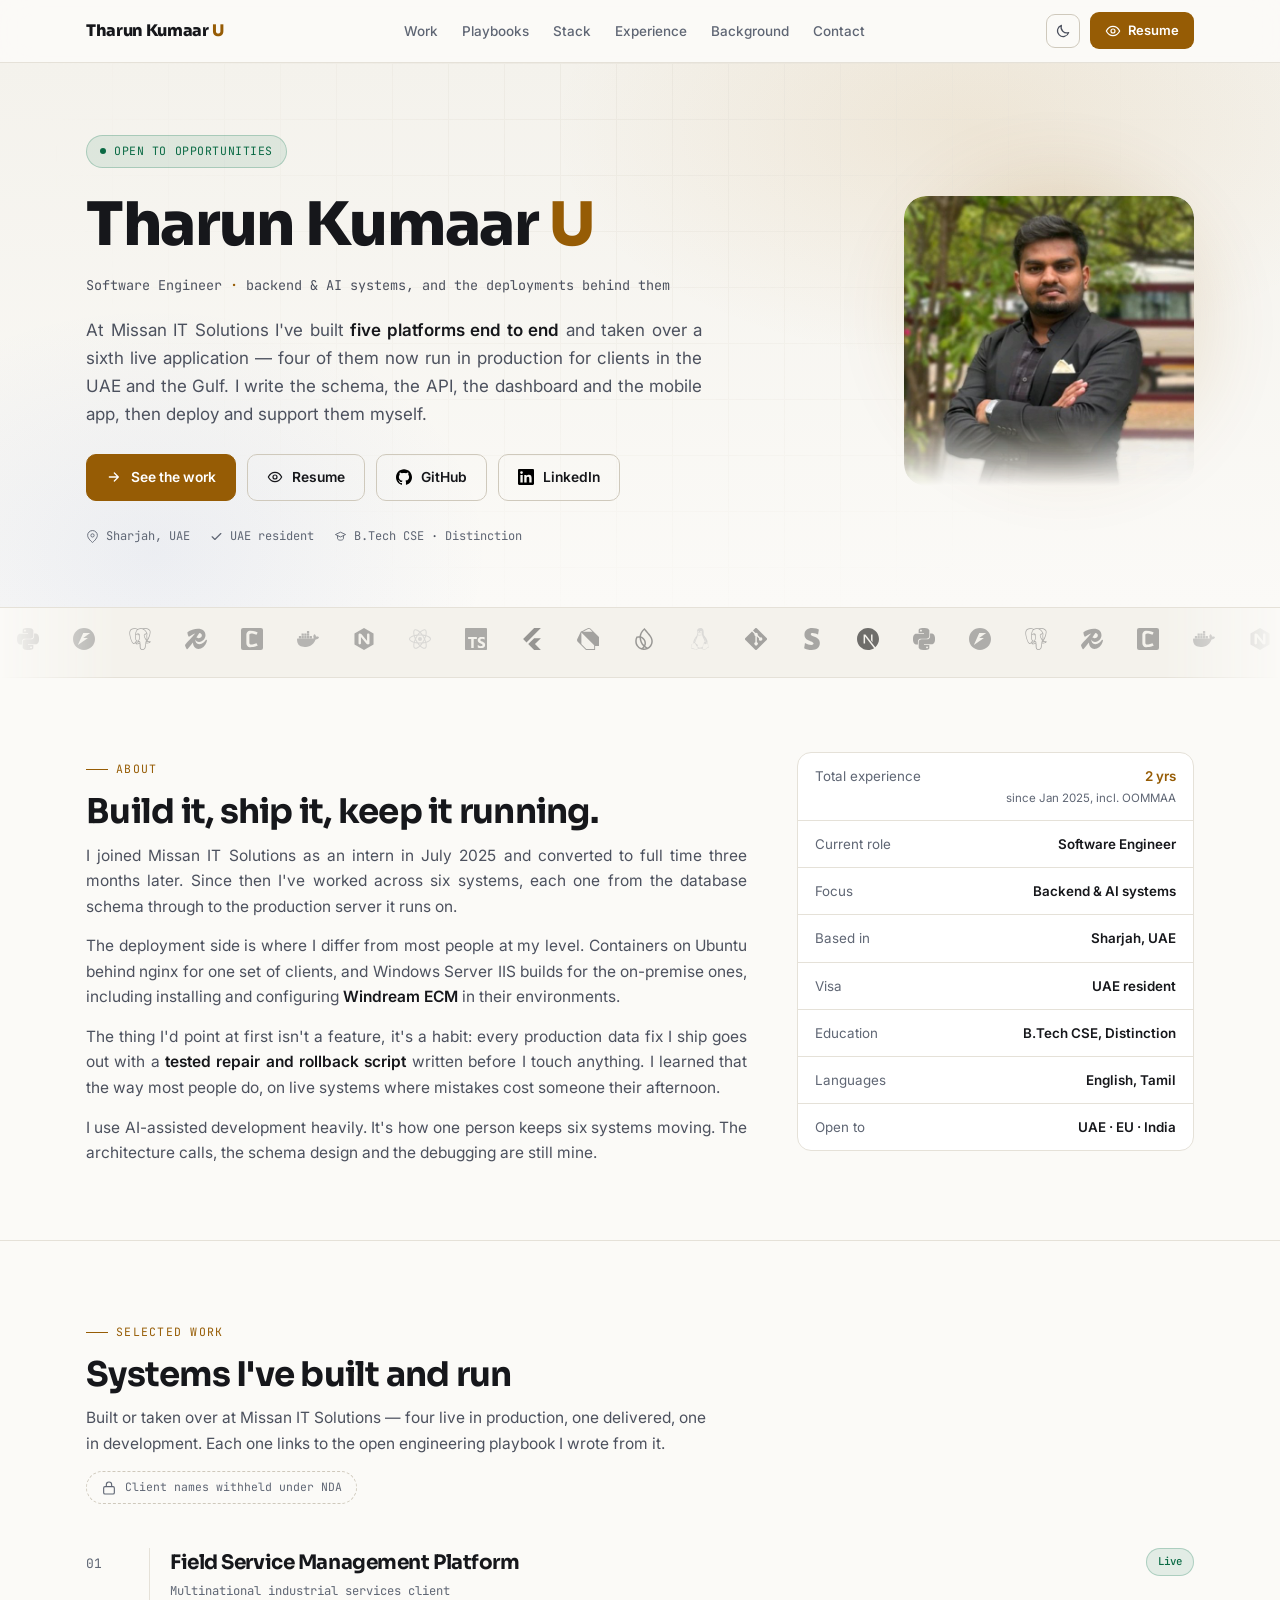
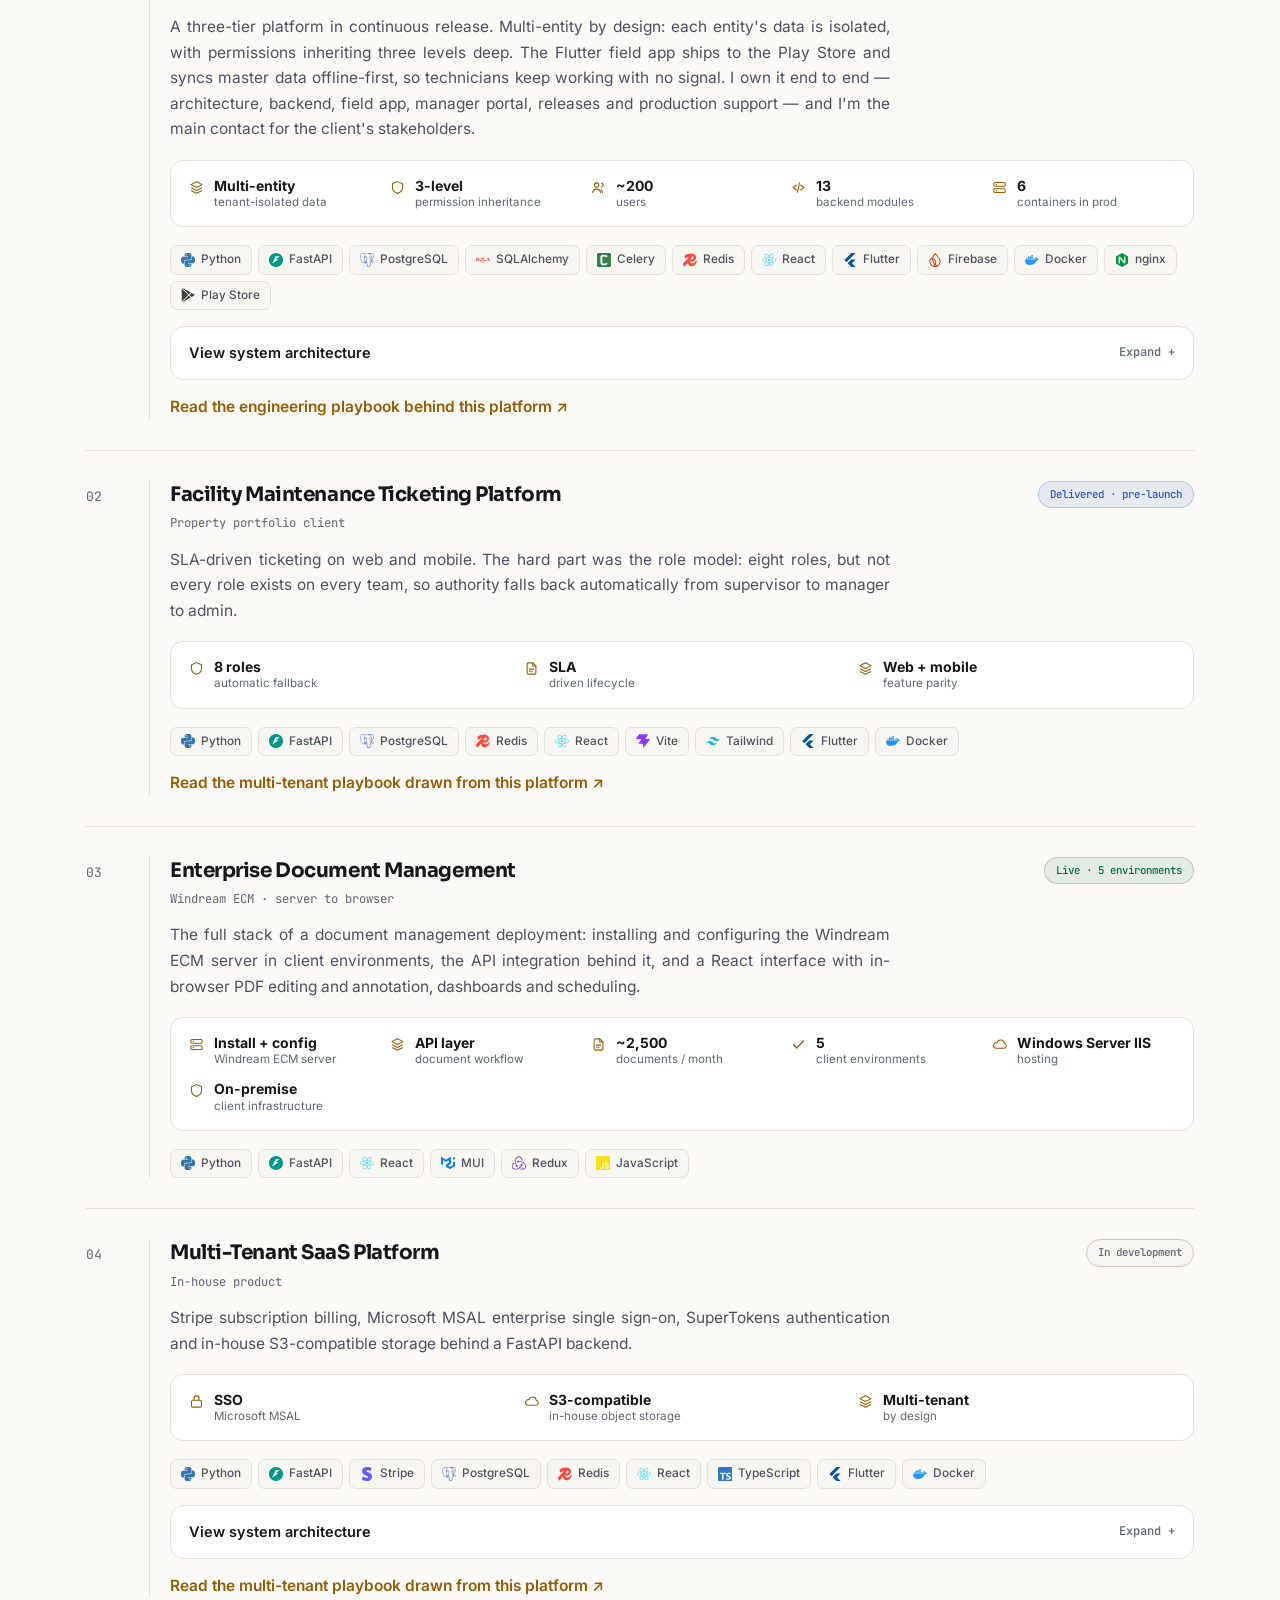
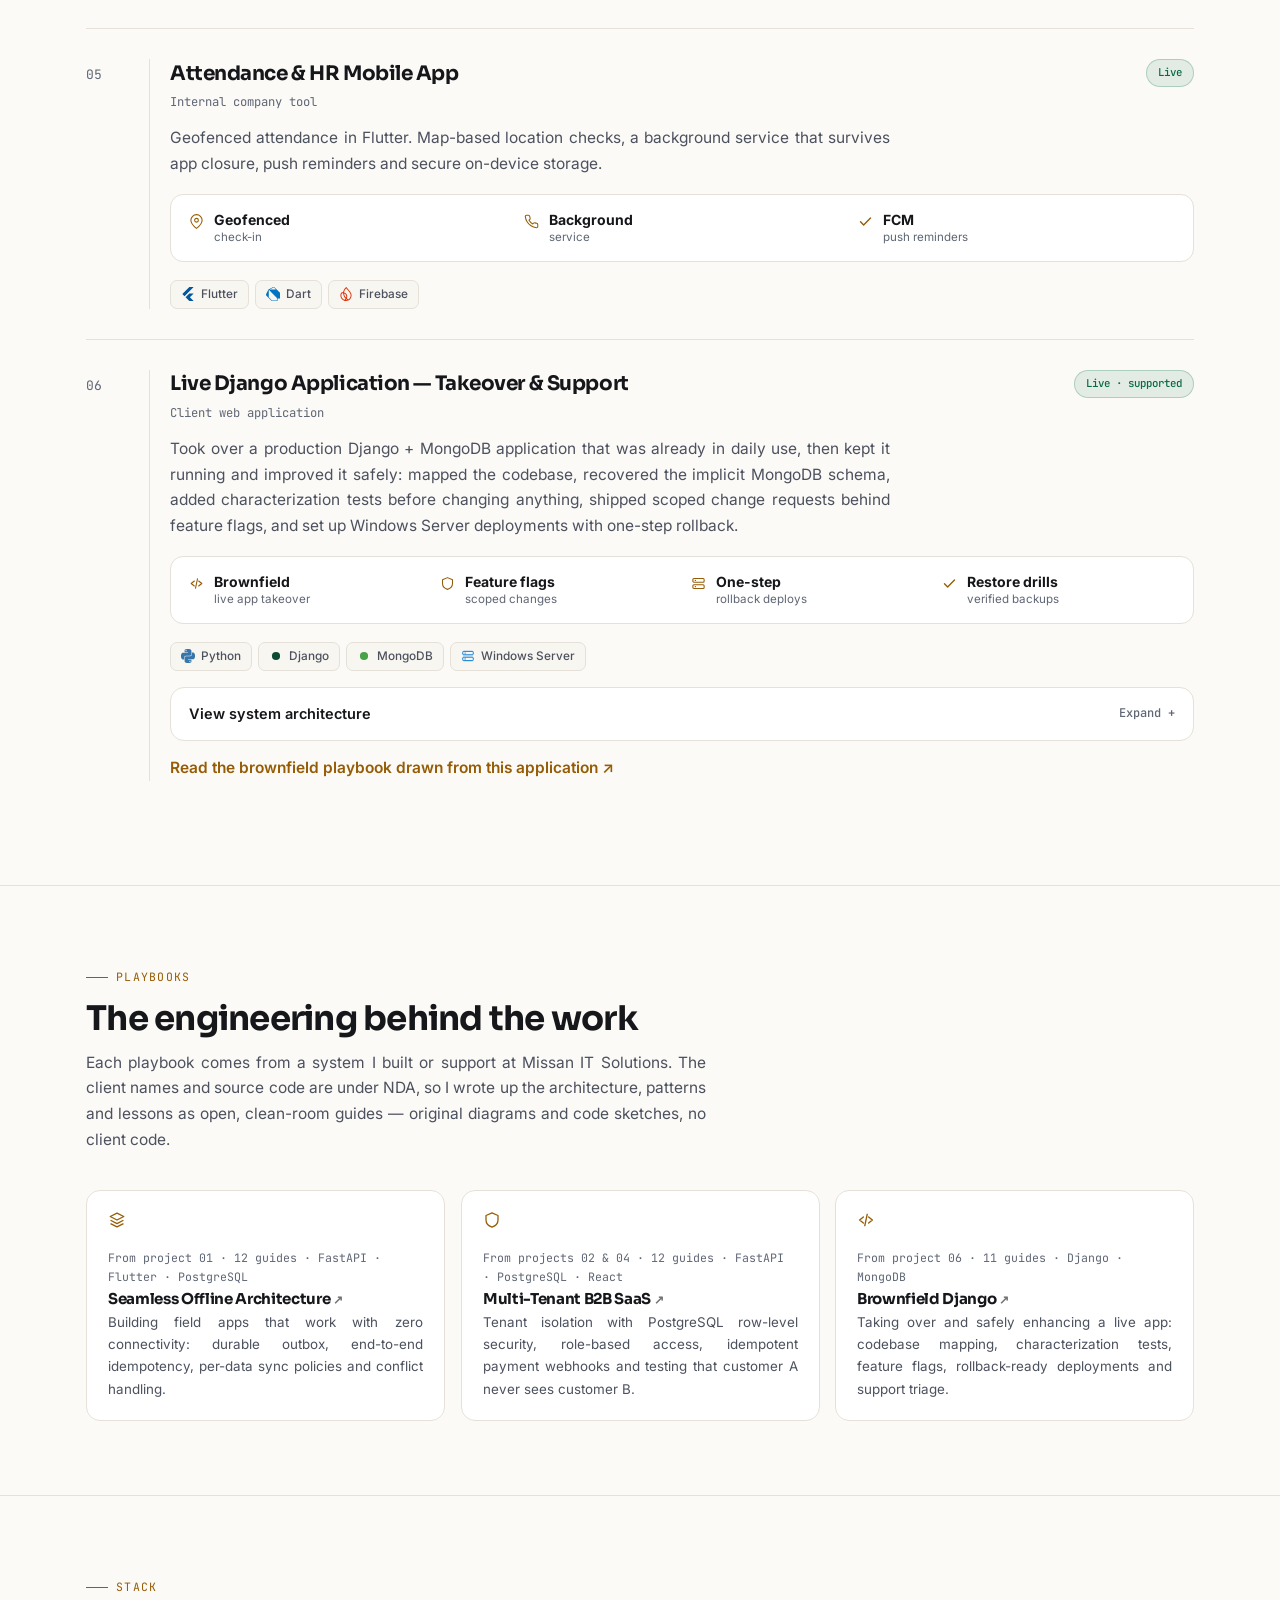
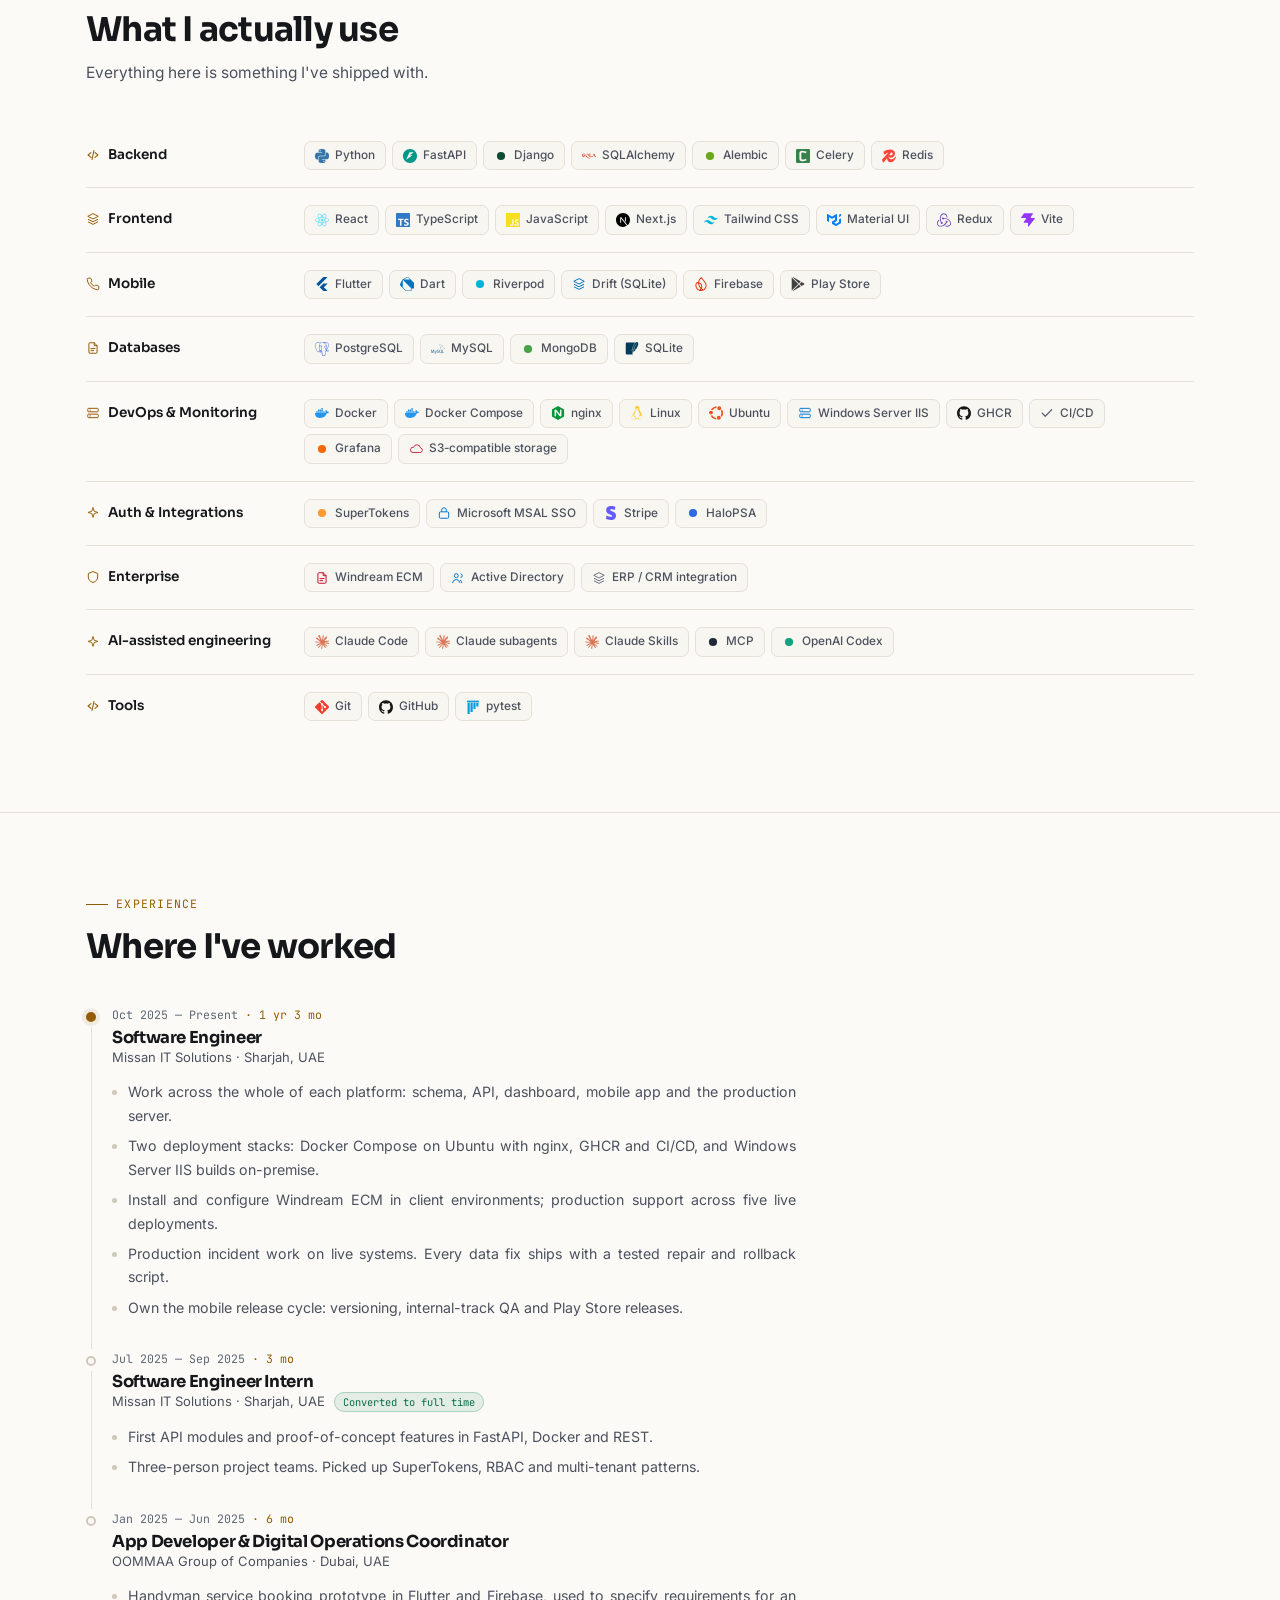
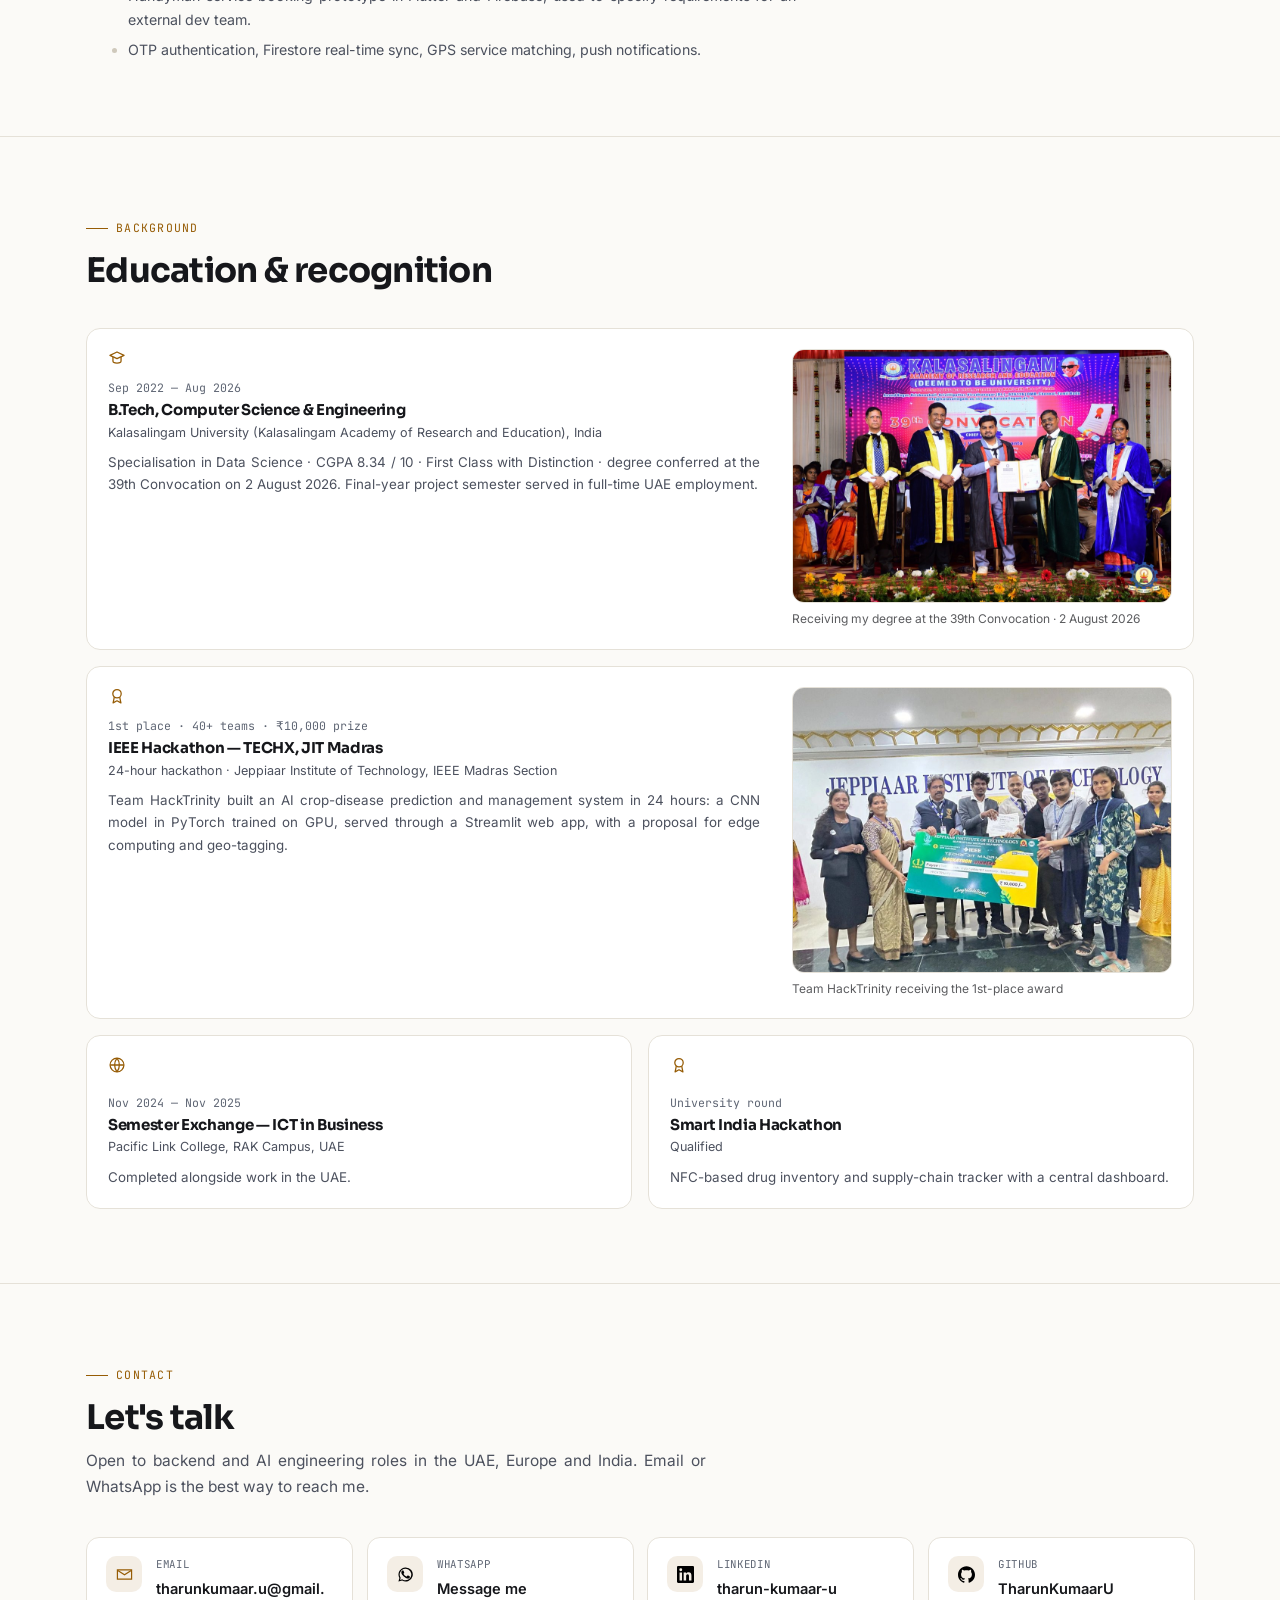
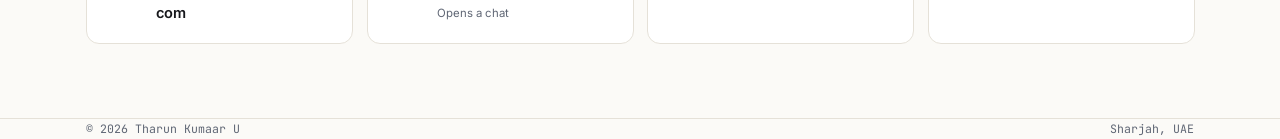
<file: index.html>
<!DOCTYPE html>
<html lang="en">
<head>
<meta charset="UTF-8">
<meta name="viewport" content="width=device-width, initial-scale=1.0">
<title>Tharun Kumaar U — Software Engineer · Backend &amp; AI Systems</title>
<meta name="description" content="Software Engineer (Backend &amp; AI Systems) in Sharjah, UAE. Six production systems built or taken over end to end, four live: FastAPI, PostgreSQL, React, Flutter, Docker, Windows IIS, Windream ECM.">
<meta name="author" content="Tharun Kumaar U">
<meta property="og:title" content="Tharun Kumaar U — Software Engineer · Backend &amp; AI Systems">
<meta property="og:description" content="Software that holds up in production — and the AI systems that run inside it.">
<link rel="canonical" href="https://tharunkumaaru.github.io/">
<meta property="og:url" content="https://tharunkumaaru.github.io/">
<meta property="og:site_name" content="Tharun Kumaar U">
<meta property="og:image" content="https://tharunkumaaru.github.io/og-image.png">
<meta property="og:image:width" content="1200">
<meta property="og:image:height" content="630">
<meta property="og:image:alt" content="Tharun Kumaar U — Software Engineer, Backend &amp; AI Systems">
<meta property="og:type" content="profile">
<meta name="twitter:card" content="summary_large_image">
<meta name="twitter:title" content="Tharun Kumaar U — Software Engineer · Backend &amp; AI Systems">
<meta name="twitter:description" content="Software that holds up in production — and the AI systems that run inside it. FastAPI, PostgreSQL, React, Flutter, Docker, IIS.">
<meta name="twitter:image" content="https://tharunkumaaru.github.io/og-image.png">
<script>
  // applied before first paint so the page never flashes the wrong theme
  (function () {
    try {
      var t = localStorage.getItem('theme');
      if (t === 'dark' || t === 'light') document.documentElement.setAttribute('data-theme', t);
    } catch (e) {}
  })();
</script>
<link rel="preconnect" href="https://fonts.googleapis.com">
<link rel="preconnect" href="https://fonts.gstatic.com" crossorigin>
<link href="https://fonts.googleapis.com/css2?family=Sora:wght@400;600;700;800&family=Inter:wght@400;500;600&family=JetBrains+Mono:wght@400;500&display=swap" rel="stylesheet">
<link rel="icon" href="data:image/svg+xml,<svg xmlns='http://www.w3.org/2000/svg' viewBox='0 0 100 100'><rect width='100' height='100' rx='24' fill='%230c0d11'/><text x='50' y='70' font-size='50' font-family='Helvetica,Arial' font-weight='bold' fill='%23f0a52a' text-anchor='middle'>TK</text></svg>">
<style>
*,*::before,*::after{margin:0;padding:0;box-sizing:border-box}

/* ---------- LIGHT (default) ---------- */
:root{
  --bg:#fbfaf7; --bg-2:#f4f2ec; --surface:#ffffff; --surface-2:#f8f6f1;
  --line:#e5e1d8; --line-2:#cfc9bc;
  --ink:#16171b; --ink-2:#4c515e; --ink-3:#5f6674;
  --accent:#965c05; --accent-2:#7a4a03; --accent-dim:rgba(150,92,5,.10); --accent-ink:#ffffff;
  --ok:#0a6a44; --ok-dim:rgba(13,122,79,.10); --ok-line:rgba(13,122,79,.25);
  --blue:#2f57bd; --blue-dim:rgba(47,87,189,.10); --blue-line:rgba(47,87,189,.24);
  --glow-1:rgba(176,111,10,.10); --glow-2:rgba(47,87,189,.07);
  --strip-op:.55; --strip-gray:1;
  --display:'Sora',-apple-system,BlinkMacSystemFont,sans-serif;
  --sans:'Inter',-apple-system,BlinkMacSystemFont,'Segoe UI',sans-serif;
  --mono:'JetBrains Mono',ui-monospace,'SF Mono',Menlo,monospace;
  --wrap:1160px;
  color-scheme:light;
}

/* ---------- DARK ---------- */
@media (prefers-color-scheme:dark){
  :root:not([data-theme="light"]){
    --bg:#0c0d11; --bg-2:#101218; --surface:#14171e; --surface-2:#191d26;
    --line:#232833; --line-2:#333a49;
    --ink:#eceef4; --ink-2:#a4acbd; --ink-3:#8b93a4;
    --accent:#f0a52a; --accent-2:#ffc46b; --accent-dim:rgba(240,165,42,.13); --accent-ink:#14140c;
    --ok:#3ddc97; --ok-dim:rgba(61,220,151,.13); --ok-line:rgba(61,220,151,.25);
    --blue:#7aa2ff; --blue-dim:rgba(122,162,255,.13); --blue-line:rgba(122,162,255,.25);
    --glow-1:rgba(240,165,42,.14); --glow-2:rgba(122,162,255,.10);
    --strip-op:.42; --strip-gray:1;
    color-scheme:dark;
  }
}
:root[data-theme="dark"]{
  --bg:#0c0d11; --bg-2:#101218; --surface:#14171e; --surface-2:#191d26;
  --line:#232833; --line-2:#333a49;
  --ink:#eceef4; --ink-2:#a4acbd; --ink-3:#8b93a4;
  --accent:#f0a52a; --accent-2:#ffc46b; --accent-dim:rgba(240,165,42,.13); --accent-ink:#14140c;
  --ok:#3ddc97; --ok-dim:rgba(61,220,151,.13); --ok-line:rgba(61,220,151,.25);
  --blue:#7aa2ff; --blue-dim:rgba(122,162,255,.13); --blue-line:rgba(122,162,255,.25);
  --glow-1:rgba(240,165,42,.14); --glow-2:rgba(122,162,255,.10);
  --strip-op:.42; --strip-gray:1;
  color-scheme:dark;
}

html{scroll-behavior:smooth;scroll-padding-top:78px;-webkit-text-size-adjust:100%}
body{font-family:var(--sans);background:var(--bg);color:var(--ink);font-size:15.5px;line-height:1.65;-webkit-font-smoothing:antialiased;overflow-x:hidden}
a{color:inherit;text-decoration:none}
h1,h2,h3{font-family:var(--display);line-height:1.16;letter-spacing:-.022em}
img{max-width:100%;display:block}
::selection{background:var(--accent);color:var(--accent-ink)}
.wrap{width:100%;max-width:var(--wrap);margin:0 auto;padding:0 26px}
.gi{width:16px;height:16px}
.si{width:14px;height:14px;color:var(--accent)}
.fi{width:15px;height:15px;color:var(--accent);margin-top:3px;flex:none}
.ti{width:14px;height:14px;fill:currentColor;flex:none}

/* nav */
nav{position:sticky;top:0;z-index:60;background:color-mix(in srgb,var(--bg) 84%,transparent);backdrop-filter:blur(16px);-webkit-backdrop-filter:blur(16px);border-bottom:1px solid var(--line)}
.nav-in{display:flex;align-items:center;justify-content:space-between;height:62px;gap:16px}
.brand{font-family:var(--display);font-weight:800;font-size:16px;letter-spacing:-.02em;white-space:nowrap}
.brand em{color:var(--accent);font-style:normal}
.nav-links{display:flex;gap:24px}
.nav-links a{font-size:13.5px;color:var(--ink-3);font-weight:500;transition:color .18s}
.nav-links a:hover{color:var(--ink)}
.nav-right{display:flex;align-items:center;gap:10px}
.tbtn{width:34px;height:34px;border-radius:9px;border:1px solid var(--line-2);background:transparent;color:var(--ink-2);display:grid;place-items:center;cursor:pointer;transition:all .18s}
.tbtn:hover{color:var(--accent);border-color:var(--accent)}
.tbtn svg{width:16px;height:16px}
.tbtn .ic-sun{display:none}
:root[data-theme="dark"] .tbtn .ic-sun{display:block}
:root[data-theme="dark"] .tbtn .ic-moon{display:none}
@media (prefers-color-scheme:dark){
  :root:not([data-theme="light"]) .tbtn .ic-sun{display:block}
  :root:not([data-theme="light"]) .tbtn .ic-moon{display:none}
}
.nav-cta{font-size:13px;font-weight:600;padding:8px 15px;border-radius:9px;background:var(--accent);color:var(--accent-ink);display:inline-flex;align-items:center;gap:7px;transition:filter .18s}
.nav-cta:hover{filter:brightness(1.1)}

/* hero */
.hero{position:relative;overflow:hidden;border-bottom:1px solid var(--line)}
.hero::before{content:'';position:absolute;inset:0;background:radial-gradient(680px 380px at 76% 12%,var(--glow-1),transparent 62%),radial-gradient(520px 380px at 12% 90%,var(--glow-2),transparent 65%),linear-gradient(180deg,var(--bg-2),var(--bg))}
.hero::after{content:'';position:absolute;inset:0;opacity:.55;background-image:linear-gradient(var(--line) 1px,transparent 1px),linear-gradient(90deg,var(--line) 1px,transparent 1px);background-size:56px 56px;-webkit-mask-image:radial-gradient(circle at 50% 0%,#000,transparent 72%);mask-image:radial-gradient(circle at 50% 0%,#000,transparent 72%)}
.hero-in{position:relative;z-index:1;display:grid;grid-template-columns:1fr 290px;gap:54px;align-items:center;padding-top:72px;padding-bottom:60px}
.avail{display:inline-flex;align-items:center;gap:8px;font-family:var(--mono);font-size:11.5px;letter-spacing:.05em;text-transform:uppercase;color:var(--ok);background:var(--ok-dim);border:1px solid var(--ok-line);padding:6px 13px;border-radius:999px;margin-bottom:22px}
.avail i{width:6px;height:6px;border-radius:50%;background:var(--ok);display:block}
h1{font-size:clamp(38px,5.6vw,60px);font-weight:800;margin-bottom:14px}
h1 em{font-style:normal;color:var(--accent)}
.role{font-family:var(--mono);font-size:13.5px;color:var(--ink-2);margin-bottom:20px}
.role b{color:var(--accent);font-weight:500}
.lede{font-size:17px;color:var(--ink-2);max-width:56ch;margin-bottom:26px}
.lede strong{color:var(--ink);font-weight:600}
.cta{display:flex;flex-wrap:wrap;gap:11px;margin-bottom:26px}
.btn{display:inline-flex;align-items:center;gap:9px;font-size:13.8px;font-weight:600;padding:11px 19px;border-radius:10px;border:1px solid var(--line-2);color:var(--ink);transition:all .18s}
.btn:hover{border-color:var(--accent);color:var(--accent)}
.btn-p{background:var(--accent);border-color:var(--accent);color:var(--accent-ink)}
.btn-p:hover{filter:brightness(1.1);color:var(--accent-ink)}
.hero-meta{display:flex;flex-wrap:wrap;gap:8px 20px;font-family:var(--mono);font-size:12px;color:var(--ink-3)}
.hero-meta span{display:inline-flex;align-items:center;gap:7px}
.hero-meta svg{width:13px;height:13px}
.hero-meta b{color:var(--ink-2);font-weight:400}
.shot{position:relative}
.shot::before{content:'';position:absolute;inset:-26px;border-radius:50%;background:radial-gradient(circle at 55% 40%,var(--accent),transparent 68%);filter:blur(38px);opacity:.30}
.shot img{position:relative;width:100%;aspect-ratio:1;object-fit:cover;object-position:50% 18%;border-radius:22px;filter:drop-shadow(0 22px 40px rgba(0,0,0,.30));animation:floaty 7s ease-in-out infinite;-webkit-mask-image:linear-gradient(180deg,#000 74%,transparent 100%);mask-image:linear-gradient(180deg,#000 74%,transparent 100%)}
.shot figcaption{position:absolute;left:50%;transform:translateX(-50%);bottom:4px;z-index:2;font-family:var(--mono);font-size:10.5px;letter-spacing:.06em;text-transform:uppercase;color:var(--ink);background:color-mix(in srgb,var(--bg) 78%,transparent);backdrop-filter:blur(8px);border:1px solid var(--line-2);padding:5px 10px;border-radius:7px}

/* logo strip */
.strip{border-bottom:1px solid var(--line);background:var(--bg-2)}


/* sections */
section{padding:74px 0;border-bottom:1px solid var(--line)}
.sec-head{margin-bottom:38px}
.kicker{display:inline-flex;align-items:center;gap:8px;font-family:var(--mono);font-size:11.5px;letter-spacing:.11em;text-transform:uppercase;color:var(--accent);margin-bottom:13px}
.kicker::before{content:'';width:22px;height:1px;background:var(--accent)}
h2{font-size:clamp(25px,3.3vw,34px);font-weight:700;margin-bottom:11px}
.sec-sub{color:var(--ink-2);max-width:62ch}

.about{display:grid;grid-template-columns:1.5fr .9fr;gap:50px;align-items:start}
.about p{color:var(--ink-2);margin-bottom:14px}
.about p:last-child{margin-bottom:0}
.about strong{color:var(--ink);font-weight:600}
.kv{border:1px solid var(--line);border-radius:14px;background:var(--surface);overflow:hidden}
.kv div{display:flex;justify-content:space-between;gap:14px;padding:12px 17px;border-bottom:1px solid var(--line);font-size:13.4px}
.kv div:last-child{border-bottom:0}
.kv dt{color:var(--ink-3)}
.kv dd{font-weight:600;text-align:right}
.kv dd.hl{color:var(--accent)}

.nda{display:inline-flex;align-items:center;gap:8px;font-family:var(--mono);font-size:11.5px;color:var(--ink-3);border:1px dashed var(--line-2);border-radius:999px;padding:6px 14px;margin-top:15px}
.proj{display:grid;grid-template-columns:64px 1fr;gap:20px;padding:30px 0;border-top:1px solid var(--line)}
.proj:first-of-type{border-top:0;padding-top:6px}
.proj-idx{font-family:var(--mono);font-size:13px;color:var(--ink-3);padding-top:5px;border-right:1px solid var(--line)}
.proj-head{display:flex;flex-wrap:wrap;gap:11px;align-items:center;justify-content:space-between}
.proj h3{font-size:20px;font-weight:700}
.badge{font-family:var(--mono);font-size:10.8px;font-weight:500;padding:4px 11px;border-radius:999px;white-space:nowrap}
.b-live{color:var(--ok);background:var(--ok-dim);border:1px solid var(--ok-line)}
.b-soon{color:var(--blue);background:var(--blue-dim);border:1px solid var(--blue-line)}
.b-dev{color:var(--ink-3);background:var(--surface-2);border:1px solid var(--line-2)}
.sector{font-family:var(--mono);font-size:12.2px;color:var(--ink-3);margin:5px 0 13px}
.desc{color:var(--ink-2);margin-bottom:18px;max-width:72ch}
.factgrid{display:grid;grid-template-columns:repeat(auto-fit,minmax(168px,1fr));gap:13px 18px;margin-bottom:18px;padding:16px 18px;background:var(--surface);border:1px solid var(--line);border-radius:13px}
.fact{display:flex;gap:10px;align-items:flex-start}
.fact b{display:block;font-size:14px;font-weight:700;line-height:1.3}
.fact span{display:block;font-size:11.6px;color:var(--ink-3);line-height:1.3}
.techrow{list-style:none;display:flex;flex-wrap:wrap;gap:6px}
.t{display:inline-flex;align-items:center;gap:6px;font-size:11.8px;font-weight:500;color:var(--ink-2);background:var(--surface-2);border:1px solid var(--line);padding:4px 10px;border-radius:7px}
.arch{margin-top:20px;border:1px solid var(--line);border-radius:13px;overflow:hidden;background:#fff}
.arch img{width:100%;height:auto}
.arch figcaption{font-size:11.5px;color:var(--ink-3);padding:10px 14px;border-top:1px solid var(--line);background:var(--surface);line-height:1.45}

.sgroup{display:grid;grid-template-columns:150px 1fr;gap:18px;align-items:start;padding:17px 0;border-bottom:1px solid var(--line)}
.sgroup:last-child{border-bottom:0}
.sname{display:flex;align-items:center;gap:8px;font-family:var(--display);font-size:13.5px;font-weight:600;padding-top:3px}

.job{position:relative;padding-left:26px;padding-bottom:30px}
.job:last-child{padding-bottom:0}
.job::before{content:'';position:absolute;left:0;top:7px;width:10px;height:10px;border-radius:50%;background:var(--bg);border:2px solid var(--line-2)}
.job.now::before{border-color:var(--accent);background:var(--accent);box-shadow:0 0 0 4px var(--accent-dim)}
.job::after{content:'';position:absolute;left:4.5px;top:22px;bottom:0;width:1px;background:var(--line)}
.job:last-child::after{display:none}
.job-when{font-family:var(--mono);font-size:11.6px;color:var(--ink-3);margin-bottom:4px}
.dur{color:var(--accent);white-space:nowrap}
.job h3{font-size:16.5px;font-weight:700}
.job-org{font-size:13px;color:var(--ink-2);margin-bottom:12px}
.tag{font-family:var(--mono);font-size:10.4px;color:var(--ok);background:var(--ok-dim);border:1px solid var(--ok-line);padding:2px 8px;border-radius:999px;margin-left:5px;white-space:nowrap}
.job ul{list-style:none;display:flex;flex-direction:column;gap:7px}
.job li{position:relative;padding-left:16px;font-size:14.2px;color:var(--ink-2);max-width:76ch}
.job li::before{content:'';position:absolute;left:0;top:10px;width:5px;height:5px;border-radius:50%;background:var(--line-2)}

.duo{display:grid;grid-template-columns:1fr 1fr;gap:16px}
.mini{background:var(--surface);border:1px solid var(--line);border-radius:14px;padding:20px 21px;transition:border-color .2s}
.mini:hover{border-color:var(--line-2)}
.mini-ico{width:18px;height:18px;color:var(--accent);margin-bottom:11px}
.mini h3{font-size:15px;font-weight:700;margin-bottom:4px}
.mini .job-org{margin-bottom:8px;font-size:12.6px}
.mini p{font-size:13.4px;color:var(--ink-2)}

.contact-grid{display:grid;grid-template-columns:repeat(auto-fit,minmax(250px,1fr));gap:14px}
.c{display:flex;gap:14px;align-items:flex-start;background:var(--surface);border:1px solid var(--line);border-radius:13px;padding:18px 19px;transition:border-color .2s,transform .2s}
.c:hover{border-color:var(--accent);transform:translateY(-2px)}
.c-ico{flex:none;width:36px;height:36px;border-radius:10px;background:var(--accent-dim);color:var(--accent);display:grid;place-items:center}
.c-ico svg{width:17px;height:17px}
.c .ck{display:block;font-family:var(--mono);font-size:10.8px;letter-spacing:.06em;text-transform:uppercase;color:var(--ink-3);margin-bottom:3px}
.c .cv{display:block;font-size:14.6px;font-weight:600;word-break:break-word}
.c small{display:block;font-size:11.4px;color:var(--ink-3);font-weight:400;margin-top:3px}
.c small a{color:var(--accent)}

footer{padding:26px 0 40px;font-family:var(--mono);font-size:11.6px;color:var(--ink-3);display:flex;flex-wrap:wrap;gap:12px;justify-content:space-between}


/* ================= motion ================= */
.rv{opacity:0;transform:translateY(16px);transition:opacity .62s cubic-bezier(.22,.8,.3,1),transform .62s cubic-bezier(.22,.8,.3,1)}
.rv.in{opacity:1;transform:none}

@keyframes riseIn{from{opacity:0;transform:translateY(20px)}to{opacity:1;transform:none}}
@keyframes drift{0%{transform:translate3d(0,0,0) scale(1)}50%{transform:translate3d(-2.5%,2%,0) scale(1.07)}100%{transform:translate3d(0,0,0) scale(1)}}
@keyframes floaty{0%,100%{transform:translateY(0)}50%{transform:translateY(-11px)}}
@keyframes marquee{from{transform:translateX(0)}to{transform:translateX(-33.3333%)}}
@keyframes pulseRing{0%{box-shadow:0 0 0 0 var(--ok-line)}70%{box-shadow:0 0 0 7px transparent}100%{box-shadow:0 0 0 0 transparent}}

.hero-in > div > *{animation:riseIn .7s cubic-bezier(.22,.8,.3,1) both}
.hero-in > div > *:nth-child(1){animation-delay:.05s}
.hero-in > div > *:nth-child(2){animation-delay:.13s}
.hero-in > div > *:nth-child(3){animation-delay:.21s}
.hero-in > div > *:nth-child(4){animation-delay:.29s}
.hero-in > div > *:nth-child(5){animation-delay:.37s}
.hero-in > div > *:nth-child(6){animation-delay:.45s}
.shot{animation:riseIn .8s cubic-bezier(.22,.8,.3,1) .3s both}
.hero::before{animation:drift 22s ease-in-out infinite}
.avail i{animation:pulseRing 2.6s ease-out infinite}

/* scroll progress */
.prog{position:absolute;left:0;bottom:-1px;height:2px;width:0;background:linear-gradient(90deg,var(--accent),var(--accent-2));transition:width .12s linear;z-index:2}

/* nav active link */
.nav-links a{position:relative}
.nav-links a::after{content:'';position:absolute;left:0;right:100%;bottom:-4px;height:1.5px;background:var(--accent);transition:right .28s cubic-bezier(.22,.8,.3,1)}
.nav-links a:hover::after,.nav-links a.on::after{right:0}
.nav-links a.on{color:var(--ink)}

/* marquee */
.strip{overflow:hidden;-webkit-mask-image:linear-gradient(90deg,transparent,#000 9%,#000 91%,transparent);mask-image:linear-gradient(90deg,transparent,#000 9%,#000 91%,transparent)}
.mq{display:flex;width:max-content;animation:marquee 90s linear infinite;padding:20px 0;will-change:transform}
.strip:hover .mq{animation-play-state:paused}
.mq-set{list-style:none;display:flex;gap:34px;align-items:center;padding:0 17px;margin:0;flex:none}
.mq svg{width:22px;height:22px;fill:currentColor;opacity:var(--strip-op);filter:grayscale(var(--strip-gray));transition:opacity .25s,filter .25s,transform .25s}
.mq li:hover svg{opacity:1;filter:none;transform:translateY(-3px) scale(1.14)}

/* micro-interactions */
.proj{transition:background .3s}
.proj-body{position:relative}
.proj-body::before{content:'';position:absolute;left:-20px;top:2px;width:2px;height:0;background:var(--accent);transition:height .38s cubic-bezier(.22,.8,.3,1);border-radius:2px}
.proj:hover .proj-body::before{height:calc(100% - 4px)}
.proj:hover .proj-idx{color:var(--accent)}
.proj-idx{transition:color .3s}
.t{transition:transform .2s,border-color .2s,color .2s}
.t:hover{transform:translateY(-2px);border-color:var(--line-2);color:var(--ink)}
.btn,.nav-cta,.c,.mini{will-change:transform}
.btn:hover{transform:translateY(-1px)}
.kv div{transition:background .22s}
.kv div:hover{background:var(--surface-2)}
.arch img{transition:transform .5s cubic-bezier(.22,.8,.3,1)}
.arch:hover img{transform:scale(1.02)}

@media (prefers-reduced-motion:reduce){
  .rv{opacity:1!important;transform:none!important}
  .hero-in > div > *,.shot,.hero::before,.avail i,.mq{animation:none!important}
  *{transition:none!important;scroll-behavior:auto!important}
}

@media (max-width:960px){
  .hero-in{grid-template-columns:1fr;gap:32px;padding-top:50px;padding-bottom:44px}
  .shot{max-width:220px}
  .about,.duo{grid-template-columns:1fr;gap:26px}
  .sgroup{grid-template-columns:1fr;gap:10px}
  .nav-links{display:none}
  section{padding:54px 0}
  .proj{grid-template-columns:1fr;gap:0}
  .proj-idx{border-right:0;border-bottom:1px solid var(--line);padding-bottom:8px;margin-bottom:14px}
}
@media (prefers-reduced-motion:reduce){*{transition:none!important;scroll-behavior:auto!important}}
/* playbook cards + experience note */
a.pb{display:block;color:inherit;text-decoration:none;transition:transform .2s,border-color .2s}
a.pb:hover,a.pb:focus-visible{transform:translateY(-2px)}
a.pb h3::after{content:" \2197";font-size:.8em;opacity:.6}
.trio{grid-template-columns:repeat(3,1fr)}
@media (max-width:960px){.trio{grid-template-columns:1fr}}
.pb-link{display:inline-block;margin-top:14px;font-weight:600;color:var(--accent,#b8730a);text-decoration:none}
.pb-link:hover{text-decoration:underline}
.convo{margin-top:14px}
.mini.edu{grid-column:1/-1;display:grid;grid-template-columns:1fr 380px;column-gap:32px;align-content:start}
.mini.edu > :not(.convo){grid-column:1}
.mini.edu .convo{grid-column:2;grid-row:1/span 6;margin-top:0}
@media (max-width:960px){.mini.edu{grid-template-columns:1fr}.mini.edu .convo{grid-column:1;grid-row:auto;margin-top:14px}}
.convo img{display:block;width:100%;height:auto;border-radius:12px;border:1px solid var(--line)}
.convo figcaption{font-size:.75rem;opacity:.7;margin-top:6px}
:focus-visible{outline:2px solid var(--accent);outline-offset:3px;border-radius:6px}
.skip{position:absolute;left:-9999px;top:12px;z-index:1000;padding:10px 16px;border-radius:10px;background:var(--accent);color:var(--accent-ink);font-weight:600;text-decoration:none}
.skip:focus{left:16px}
.arch-d{margin-top:16px;border:1px solid var(--line);border-radius:14px;background:var(--surface);overflow:hidden}
.arch-d summary{list-style:none;cursor:pointer;display:flex;align-items:center;justify-content:space-between;gap:12px;padding:14px 18px;font-weight:600;font-size:14.5px;color:var(--ink)}
.arch-d summary::-webkit-details-marker{display:none}
.arch-d summary:hover .arch-l{color:var(--accent)}
.arch-h{flex:none;font-family:var(--mono);font-size:12px;font-weight:500;color:var(--ink-3)}
.arch-h::before{content:"Expand  +"}
.arch-d[open] .arch-h::before{content:"Collapse  \2212"}
.arch-d[open] summary{border-bottom:1px solid var(--line)}
.arch-d .arch{margin:0;border:0;border-radius:0}
.arch-d figcaption a{color:var(--accent);font-weight:600;white-space:nowrap}
.mbtn{display:none;width:34px;height:34px;border-radius:9px;border:1px solid var(--line-2);background:transparent;cursor:pointer;place-content:center;gap:4px;padding:0 8px}
.mbtn span{display:block;height:2px;width:16px;background:var(--ink-2);border-radius:2px;transition:transform .2s,opacity .2s}
.mbtn[aria-expanded="true"] span:nth-child(1){transform:translateY(6px) rotate(45deg)}
.mbtn[aria-expanded="true"] span:nth-child(2){opacity:0}
.mbtn[aria-expanded="true"] span:nth-child(3){transform:translateY(-6px) rotate(-45deg)}
.mnav{border-top:1px solid var(--line);background:var(--bg);padding:8px 26px 16px}
.mnav a{display:block;padding:13px 2px;font-size:16px;font-weight:600;color:var(--ink);text-decoration:none;border-bottom:1px solid var(--line)}
.mnav a:last-child{border-bottom:0;color:var(--accent)}
@media (max-width:960px){.mbtn{display:grid}}
@media (min-width:961px){.mnav{display:none!important}}
@media (max-width:420px){.nav-cta{display:none}}
@media (max-width:360px){.wrap{padding:0 18px}.mnav{padding:8px 18px 16px}}
.arch-d figcaption a{display:inline-block;padding:6px 0}
@media (min-width:641px) and (max-width:960px){.hero-in{grid-template-columns:1fr 210px;gap:36px}.shot{max-width:210px}.mini.edu{grid-template-columns:1fr 300px}.mini.edu > :not(.convo){grid-column:1}.mini.edu .convo{grid-column:2;grid-row:1/span 6;margin-top:0}}
@media (min-width:641px) and (max-width:960px){.duo:not(.trio){grid-template-columns:1fr 1fr;gap:16px}}
@media (max-width:600px){.factgrid{grid-template-columns:1fr 1fr;gap:14px 12px;padding:14px}}
@media (min-width:961px){.sgroup{grid-template-columns:200px 1fr}}
.cvd{width:min(920px,calc(100vw - 24px));height:calc(100dvh - 24px);max-height:none;max-width:none;margin:auto;padding:0;border:1px solid var(--line-2);border-radius:16px;background:var(--bg);color:var(--ink);overflow:hidden}
.cvd[open]{display:flex;flex-direction:column}
.cvd::backdrop{background:rgba(8,9,12,.62);backdrop-filter:blur(3px)}
.cvd-bar{display:flex;align-items:center;justify-content:space-between;gap:12px;padding:12px 16px;border-bottom:1px solid var(--line);background:var(--surface)}
.cvd-bar h2{font-size:16px;font-weight:700;margin:0}
.cvd-act{display:flex;align-items:center;gap:10px}
.cvd-act .btn{padding:8px 14px;font-size:13px}
.cvd-x{font-size:15px;line-height:1}
.cvd-body{flex:1;overflow:auto;padding:18px;display:flex;flex-direction:column;align-items:center;gap:16px;background:var(--bg-2);overscroll-behavior:contain}
.cvd-body img{display:block;width:100%;max-width:820px;height:auto;background:#fff;border-radius:6px;box-shadow:0 6px 24px rgba(0,0,0,.18)}
@media (max-width:600px){.cvd{width:100vw;height:100dvh;border-radius:0;border:0}.cvd-body{padding:10px;gap:10px}}
@media (min-width:761px){.about p,.desc,.mini p,.lede,.job li,.sec-sub{text-align:justify;text-justify:inter-word;hyphens:none}}
.kv-note{display:block;font-size:.72rem;font-weight:400;color:var(--ink-3);margin-top:2px}
</style>
<noscript><style>.rv{opacity:1!important;transform:none!important}.mq{animation:none!important}</style></noscript>
</head>
<body>
<a class="skip" href="#main">Skip to content</a>
<svg width="0" height="0" style="position:absolute" aria-hidden="true"><symbol id="i-python" viewBox="0 0 24 24"><path d="M14.25.18l.9.2.73.26.59.3.45.32.34.34.25.34.16.33.1.3.04.26.02.2-.01.13V8.5l-.05.63-.13.55-.21.46-.26.38-.3.31-.33.25-.35.19-.35.14-.33.1-.3.07-.26.04-.21.02H8.77l-.69.05-.59.14-.5.22-.41.27-.33.32-.27.35-.2.36-.15.37-.1.35-.07.32-.04.27-.02.21v3.06H3.17l-.21-.03-.28-.07-.32-.12-.35-.18-.36-.26-.36-.36-.35-.46-.32-.59-.28-.73-.21-.88-.14-1.05-.05-1.23.06-1.22.16-1.04.24-.87.32-.71.36-.57.4-.44.42-.33.42-.24.4-.16.36-.1.32-.05.24-.01h.16l.06.01h8.16v-.83H6.18l-.01-2.75-.02-.37.05-.34.11-.31.17-.28.25-.26.31-.23.38-.2.44-.18.51-.15.58-.12.64-.1.71-.06.77-.04.84-.02 1.27.05zm-6.3 1.98l-.23.33-.08.41.08.41.23.34.33.22.41.09.41-.09.33-.22.23-.34.08-.41-.08-.41-.23-.33-.33-.22-.41-.09-.41.09zm13.09 3.95l.28.06.32.12.35.18.36.27.36.35.35.47.32.59.28.73.21.88.14 1.04.05 1.23-.06 1.23-.16 1.04-.24.86-.32.71-.36.57-.4.45-.42.33-.42.24-.4.16-.36.09-.32.05-.24.02-.16-.01h-8.22v.82h5.84l.01 2.76.02.36-.05.34-.11.31-.17.29-.25.25-.31.24-.38.2-.44.17-.51.15-.58.13-.64.09-.71.07-.77.04-.84.01-1.27-.04-1.07-.14-.9-.2-.73-.25-.59-.3-.45-.33-.34-.34-.25-.34-.16-.33-.1-.3-.04-.25-.02-.2.01-.13v-5.34l.05-.64.13-.54.21-.46.26-.38.3-.32.33-.24.35-.2.35-.14.33-.1.3-.06.26-.04.21-.02.13-.01h5.84l.69-.05.59-.14.5-.21.41-.28.33-.32.27-.35.2-.36.15-.36.1-.35.07-.32.04-.28.02-.21V6.07h2.09l.14.01zm-6.47 14.25l-.23.33-.08.41.08.41.23.33.33.23.41.08.41-.08.33-.23.23-.33.08-.41-.08-.41-.23-.33-.33-.23-.41-.08-.41.08z"/></symbol><symbol id="i-fastapi" viewBox="0 0 24 24"><path d="M12 .0387C5.3729.0384.0003 5.3931 0 11.9988c-.001 6.6066 5.372 11.9628 12 11.9625 6.628.0003 12.001-5.3559 12-11.9625-.0003-6.6057-5.3729-11.9604-12-11.96m-.829 5.4153h7.55l-7.5805 5.3284h5.1828L5.279 18.5436q2.9466-6.5444 5.892-13.0896"/></symbol><symbol id="i-postgresql" viewBox="0 0 24 24"><path d="M23.5594 14.7228a.5269.5269 0 0 0-.0563-.1191c-.139-.2632-.4768-.3418-1.0074-.2321-1.6533.3411-2.2935.1312-2.5256-.0191 1.342-2.0482 2.445-4.522 3.0411-6.8297.2714-1.0507.7982-3.5237.1222-4.7316a1.5641 1.5641 0 0 0-.1509-.235C21.6931.9086 19.8007.0248 17.5099.0005c-1.4947-.0158-2.7705.3461-3.1161.4794a9.449 9.449 0 0 0-.5159-.0816 8.044 8.044 0 0 0-1.3114-.1278c-1.1822-.0184-2.2038.2642-3.0498.8406-.8573-.3211-4.7888-1.645-7.2219.0788C.9359 2.1526.3086 3.8733.4302 6.3043c.0409.818.5069 3.334 1.2423 5.7436.4598 1.5065.9387 2.7019 1.4334 3.582.553.9942 1.1259 1.5933 1.7143 1.7895.4474.1491 1.1327.1441 1.8581-.7279.8012-.9635 1.5903-1.8258 1.9446-2.2069.4351.2355.9064.3625 1.39.3772a.0569.0569 0 0 0 .0004.0041 11.0312 11.0312 0 0 0-.2472.3054c-.3389.4302-.4094.5197-1.5002.7443-.3102.064-1.1344.2339-1.1464.8115-.0025.1224.0329.2309.0919.3268.2269.4231.9216.6097 1.015.6331 1.3345.3335 2.5044.092 3.3714-.6787-.017 2.231.0775 4.4174.3454 5.0874.2212.5529.7618 1.9045 2.4692 1.9043.2505 0 .5263-.0291.8296-.0941 1.7819-.3821 2.5557-1.1696 2.855-2.9059.1503-.8707.4016-2.8753.5388-4.1012.0169-.0703.0357-.1207.057-.1362.0007-.0005.0697-.0471.4272.0307a.3673.3673 0 0 0 .0443.0068l.2539.0223.0149.001c.8468.0384 1.9114-.1426 2.5312-.4308.6438-.2988 1.8057-1.0323 1.5951-1.6698zM2.371 11.8765c-.7435-2.4358-1.1779-4.8851-1.2123-5.5719-.1086-2.1714.4171-3.6829 1.5623-4.4927 1.8367-1.2986 4.8398-.5408 6.108-.13-.0032.0032-.0066.0061-.0098.0094-2.0238 2.044-1.9758 5.536-1.9708 5.7495-.0002.0823.0066.1989.0162.3593.0348.5873.0996 1.6804-.0735 2.9184-.1609 1.1504.1937 2.2764.9728 3.0892.0806.0841.1648.1631.2518.2374-.3468.3714-1.1004 1.1926-1.9025 2.1576-.5677.6825-.9597.5517-1.0886.5087-.3919-.1307-.813-.5871-1.2381-1.3223-.4796-.839-.9635-2.0317-1.4155-3.5126zm6.0072 5.0871c-.1711-.0428-.3271-.1132-.4322-.1772.0889-.0394.2374-.0902.4833-.1409 1.2833-.2641 1.4815-.4506 1.9143-1.0002.0992-.126.2116-.2687.3673-.4426a.3549.3549 0 0 0 .0737-.1298c.1708-.1513.2724-.1099.4369-.0417.156.0646.3078.26.3695.4752.0291.1016.0619.2945-.0452.4444-.9043 1.2658-2.2216 1.2494-3.1676 1.0128zm2.094-3.988-.0525.141c-.133.3566-.2567.6881-.3334 1.003-.6674-.0021-1.3168-.2872-1.8105-.8024-.6279-.6551-.9131-1.5664-.7825-2.5004.1828-1.3079.1153-2.4468.079-3.0586-.005-.0857-.0095-.1607-.0122-.2199.2957-.2621 1.6659-.9962 2.6429-.7724.4459.1022.7176.4057.8305.928.5846 2.7038.0774 3.8307-.3302 4.7363-.084.1866-.1633.3629-.2311.5454zm7.3637 4.5725c-.0169.1768-.0358.376-.0618.5959l-.146.4383a.3547.3547 0 0 0-.0182.1077c-.0059.4747-.054.6489-.115.8693-.0634.2292-.1353.4891-.1794 1.0575-.11 1.4143-.8782 2.2267-2.4172 2.5565-1.5155.3251-1.7843-.4968-2.0212-1.2217a6.5824 6.5824 0 0 0-.0769-.2266c-.2154-.5858-.1911-1.4119-.1574-2.5551.0165-.5612-.0249-1.9013-.3302-2.6462.0044-.2932.0106-.5909.019-.8918a.3529.3529 0 0 0-.0153-.1126 1.4927 1.4927 0 0 0-.0439-.208c-.1226-.4283-.4213-.7866-.7797-.9351-.1424-.059-.4038-.1672-.7178-.0869.067-.276.1831-.5875.309-.9249l.0529-.142c.0595-.16.134-.3257.213-.5012.4265-.9476 1.0106-2.2453.3766-5.1772-.2374-1.0981-1.0304-1.6343-2.2324-1.5098-.7207.0746-1.3799.3654-1.7088.5321a5.6716 5.6716 0 0 0-.1958.1041c.0918-1.1064.4386-3.1741 1.7357-4.4823a4.0306 4.0306 0 0 1 .3033-.276.3532.3532 0 0 0 .1447-.0644c.7524-.5706 1.6945-.8506 2.802-.8325.4091.0067.8017.0339 1.1742.081 1.939.3544 3.2439 1.4468 4.0359 2.3827.8143.9623 1.2552 1.9315 1.4312 2.4543-1.3232-.1346-2.2234.1268-2.6797.779-.9926 1.4189.543 4.1729 1.2811 5.4964.1353.2426.2522.4522.2889.5413.2403.5825.5515.9713.7787 1.2552.0696.087.1372.1714.1885.245-.4008.1155-1.1208.3825-1.0552 1.717-.0123.1563-.0423.4469-.0834.8148-.0461.2077-.0702.4603-.0994.7662zm.8905-1.6211c-.0405-.8316.2691-.9185.5967-1.0105a2.8566 2.8566 0 0 0 .135-.0406 1.202 1.202 0 0 0 .1342.103c.5703.3765 1.5823.4213 3.0068.1344-.2016.1769-.5189.3994-.9533.6011-.4098.1903-1.0957.333-1.7473.3636-.7197.0336-1.0859-.0807-1.1721-.151zm.5695-9.2712c-.0059.3508-.0542.6692-.1054 1.0017-.055.3576-.112.7274-.1264 1.1762-.0142.4368.0404.8909.0932 1.3301.1066.887.216 1.8003-.2075 2.7014a3.5272 3.5272 0 0 1-.1876-.3856c-.0527-.1276-.1669-.3326-.3251-.6162-.6156-1.1041-2.0574-3.6896-1.3193-4.7446.3795-.5427 1.3408-.5661 2.1781-.463zm.2284 7.0137a12.3762 12.3762 0 0 0-.0853-.1074l-.0355-.0444c.7262-1.1995.5842-2.3862.4578-3.4385-.0519-.4318-.1009-.8396-.0885-1.2226.0129-.4061.0666-.7543.1185-1.0911.0639-.415.1288-.8443.1109-1.3505.0134-.0531.0188-.1158.0118-.1902-.0457-.4855-.5999-1.938-1.7294-3.253-.6076-.7073-1.4896-1.4972-2.6889-2.0395.5251-.1066 1.2328-.2035 2.0244-.1859 2.0515.0456 3.6746.8135 4.8242 2.2824a.908.908 0 0 1 .0667.1002c.7231 1.3556-.2762 6.2751-2.9867 10.5405zm-8.8166-6.1162c-.025.1794-.3089.4225-.6211.4225a.5821.5821 0 0 1-.0809-.0056c-.1873-.026-.3765-.144-.5059-.3156-.0458-.0605-.1203-.178-.1055-.2844.0055-.0401.0261-.0985.0925-.1488.1182-.0894.3518-.1226.6096-.0867.3163.0441.6426.1938.6113.4186zm7.9305-.4114c.0111.0792-.049.201-.1531.3102-.0683.0717-.212.1961-.4079.2232a.5456.5456 0 0 1-.075.0052c-.2935 0-.5414-.2344-.5607-.3717-.024-.1765.2641-.3106.5611-.352.297-.0414.6111.0088.6356.1851z"/></symbol><symbol id="i-redis" viewBox="0 0 24 24"><path d="M22.71 13.145c-1.66 2.092-3.452 4.483-7.038 4.483-3.203 0-4.397-2.825-4.48-5.12.701 1.484 2.073 2.685 4.214 2.63 4.117-.133 6.94-3.852 6.94-7.239 0-4.05-3.022-6.972-8.268-6.972-3.752 0-8.4 1.428-11.455 3.685C2.59 6.937 3.885 9.958 4.35 9.626c2.648-1.904 4.748-3.13 6.784-3.744C8.12 9.244.886 17.05 0 18.425c.1 1.261 1.66 4.648 2.424 4.648.232 0 .431-.133.664-.365a100.49 100.49 0 0 0 5.54-6.765c.222 3.104 1.748 6.898 6.014 6.898 3.819 0 7.604-2.756 9.33-8.965.2-.764-.73-1.361-1.261-.73zm-4.349-5.013c0 1.959-1.926 2.922-3.685 2.922-.941 0-1.664-.247-2.235-.568 1.051-1.592 2.092-3.225 3.21-4.973 1.972.334 2.71 1.43 2.71 2.619z"/></symbol><symbol id="i-celery" viewBox="0 0 24 24"><path d="M2.303 0A2.298 2.298 0 0 0 0 2.303v19.394A2.298 2.298 0 0 0 2.303 24h19.394A2.298 2.298 0 0 0 24 21.697V2.303A2.298 2.298 0 0 0 21.697 0zm8.177 3.072c4.098 0 7.028 1.438 7.68 1.764l-1.194 2.55c-2.442-1.057-4.993-1.41-5.672-1.41-1.574 0-2.17.922-2.17 1.763v8.494c0 .869.596 1.791 2.17 1.791.679 0 3.23-.38 5.672-1.41l1.194 2.496c-.435.271-3.637 1.818-7.68 1.818-1.112 0-4.64-.244-4.64-4.64V7.713c0-4.397 3.528-4.64 4.64-4.64z"/></symbol><symbol id="i-docker" viewBox="0 0 24 24"><path d="M13.983 11.078h2.119a.186.186 0 00.186-.185V9.006a.186.186 0 00-.186-.186h-2.119a.185.185 0 00-.185.185v1.888c0 .102.083.185.185.185m-2.954-5.43h2.118a.186.186 0 00.186-.186V3.574a.186.186 0 00-.186-.185h-2.118a.185.185 0 00-.185.185v1.888c0 .102.082.185.185.185m0 2.716h2.118a.187.187 0 00.186-.186V6.29a.186.186 0 00-.186-.185h-2.118a.185.185 0 00-.185.185v1.887c0 .102.082.185.185.186m-2.93 0h2.12a.186.186 0 00.184-.186V6.29a.185.185 0 00-.185-.185H8.1a.185.185 0 00-.185.185v1.887c0 .102.083.185.185.186m-2.964 0h2.119a.186.186 0 00.185-.186V6.29a.185.185 0 00-.185-.185H5.136a.186.186 0 00-.186.185v1.887c0 .102.084.185.186.186m5.893 2.715h2.118a.186.186 0 00.186-.185V9.006a.186.186 0 00-.186-.186h-2.118a.185.185 0 00-.185.185v1.888c0 .102.082.185.185.185m-2.93 0h2.12a.185.185 0 00.184-.185V9.006a.185.185 0 00-.184-.186h-2.12a.185.185 0 00-.184.185v1.888c0 .102.083.185.185.185m-2.964 0h2.119a.185.185 0 00.185-.185V9.006a.185.185 0 00-.184-.186h-2.12a.186.186 0 00-.186.186v1.887c0 .102.084.185.186.185m-2.92 0h2.12a.185.185 0 00.184-.185V9.006a.185.185 0 00-.184-.186h-2.12a.185.185 0 00-.184.185v1.888c0 .102.082.185.185.185M23.763 9.89c-.065-.051-.672-.51-1.954-.51-.338.001-.676.03-1.01.087-.248-1.7-1.653-2.53-1.716-2.566l-.344-.199-.226.327c-.284.438-.49.922-.612 1.43-.23.97-.09 1.882.403 2.661-.595.332-1.55.413-1.744.42H.751a.751.751 0 00-.75.748 11.376 11.376 0 00.692 4.062c.545 1.428 1.355 2.48 2.41 3.124 1.18.723 3.1 1.137 5.275 1.137.983.003 1.963-.086 2.93-.266a12.248 12.248 0 003.823-1.389c.98-.567 1.86-1.288 2.61-2.136 1.252-1.418 1.998-2.997 2.553-4.4h.221c1.372 0 2.215-.549 2.68-1.009.309-.293.55-.65.707-1.046l.098-.288Z"/></symbol><symbol id="i-nginx" viewBox="0 0 24 24"><path d="M12 0L1.605 6v12L12 24l10.395-6V6L12 0zm6 16.59c0 .705-.646 1.29-1.529 1.29-.631 0-1.351-.255-1.801-.81l-6-7.141v6.66c0 .721-.57 1.29-1.274 1.29H7.32c-.721 0-1.29-.6-1.29-1.29V7.41c0-.705.63-1.29 1.5-1.29.646 0 1.38.255 1.83.81l5.97 7.141V7.41c0-.721.6-1.29 1.29-1.29h.075c.72 0 1.29.6 1.29 1.29v9.18H18z"/></symbol><symbol id="i-react" viewBox="0 0 24 24"><path d="M14.23 12.004a2.236 2.236 0 0 1-2.235 2.236 2.236 2.236 0 0 1-2.236-2.236 2.236 2.236 0 0 1 2.235-2.236 2.236 2.236 0 0 1 2.236 2.236zm2.648-10.69c-1.346 0-3.107.96-4.888 2.622-1.78-1.653-3.542-2.602-4.887-2.602-.41 0-.783.093-1.106.278-1.375.793-1.683 3.264-.973 6.365C1.98 8.917 0 10.42 0 12.004c0 1.59 1.99 3.097 5.043 4.03-.704 3.113-.39 5.588.988 6.38.32.187.69.275 1.102.275 1.345 0 3.107-.96 4.888-2.624 1.78 1.654 3.542 2.603 4.887 2.603.41 0 .783-.09 1.106-.275 1.374-.792 1.683-3.263.973-6.365C22.02 15.096 24 13.59 24 12.004c0-1.59-1.99-3.097-5.043-4.032.704-3.11.39-5.587-.988-6.38-.318-.184-.688-.277-1.092-.278zm-.005 1.09v.006c.225 0 .406.044.558.127.666.382.955 1.835.73 3.704-.054.46-.142.945-.25 1.44-.96-.236-2.006-.417-3.107-.534-.66-.905-1.345-1.727-2.035-2.447 1.592-1.48 3.087-2.292 4.105-2.295zm-9.77.02c1.012 0 2.514.808 4.11 2.28-.686.72-1.37 1.537-2.02 2.442-1.107.117-2.154.298-3.113.538-.112-.49-.195-.964-.254-1.42-.23-1.868.054-3.32.714-3.707.19-.09.4-.127.563-.132zm4.882 3.05c.455.468.91.992 1.36 1.564-.44-.02-.89-.034-1.345-.034-.46 0-.915.01-1.36.034.44-.572.895-1.096 1.345-1.565zM12 8.1c.74 0 1.477.034 2.202.093.406.582.802 1.203 1.183 1.86.372.64.71 1.29 1.018 1.946-.308.655-.646 1.31-1.013 1.95-.38.66-.773 1.288-1.18 1.87-.728.063-1.466.098-2.21.098-.74 0-1.477-.035-2.202-.093-.406-.582-.802-1.204-1.183-1.86-.372-.64-.71-1.29-1.018-1.946.303-.657.646-1.313 1.013-1.954.38-.66.773-1.286 1.18-1.868.728-.064 1.466-.098 2.21-.098zm-3.635.254c-.24.377-.48.763-.704 1.16-.225.39-.435.782-.635 1.174-.265-.656-.49-1.31-.676-1.947.64-.15 1.315-.283 2.015-.386zm7.26 0c.695.103 1.365.23 2.006.387-.18.632-.405 1.282-.66 1.933-.2-.39-.41-.783-.64-1.174-.225-.392-.465-.774-.705-1.146zm3.063.675c.484.15.944.317 1.375.498 1.732.74 2.852 1.708 2.852 2.476-.005.768-1.125 1.74-2.857 2.475-.42.18-.88.342-1.355.493-.28-.958-.646-1.956-1.1-2.98.45-1.017.81-2.01 1.085-2.964zm-13.395.004c.278.96.645 1.957 1.1 2.98-.45 1.017-.812 2.01-1.086 2.964-.484-.15-.944-.318-1.37-.5-1.732-.737-2.852-1.706-2.852-2.474 0-.768 1.12-1.742 2.852-2.476.42-.18.88-.342 1.356-.494zm11.678 4.28c.265.657.49 1.312.676 1.948-.64.157-1.316.29-2.016.39.24-.375.48-.762.705-1.158.225-.39.435-.788.636-1.18zm-9.945.02c.2.392.41.783.64 1.175.23.39.465.772.705 1.143-.695-.102-1.365-.23-2.006-.386.18-.63.406-1.282.66-1.933zM17.92 16.32c.112.493.2.968.254 1.423.23 1.868-.054 3.32-.714 3.708-.147.09-.338.128-.563.128-1.012 0-2.514-.807-4.11-2.28.686-.72 1.37-1.536 2.02-2.44 1.107-.118 2.154-.3 3.113-.54zm-11.83.01c.96.234 2.006.415 3.107.532.66.905 1.345 1.727 2.035 2.446-1.595 1.483-3.092 2.295-4.11 2.295-.22-.005-.406-.05-.553-.132-.666-.38-.955-1.834-.73-3.703.054-.46.142-.944.25-1.438zm4.56.64c.44.02.89.034 1.345.034.46 0 .915-.01 1.36-.034-.44.572-.895 1.095-1.345 1.565-.455-.47-.91-.993-1.36-1.565z"/></symbol><symbol id="i-typescript" viewBox="0 0 24 24"><path d="M1.125 0C.502 0 0 .502 0 1.125v21.75C0 23.498.502 24 1.125 24h21.75c.623 0 1.125-.502 1.125-1.125V1.125C24 .502 23.498 0 22.875 0zm17.363 9.75c.612 0 1.154.037 1.627.111a6.38 6.38 0 0 1 1.306.34v2.458a3.95 3.95 0 0 0-.643-.361 5.093 5.093 0 0 0-.717-.26 5.453 5.453 0 0 0-1.426-.2c-.3 0-.573.028-.819.086a2.1 2.1 0 0 0-.623.242c-.17.104-.3.229-.393.374a.888.888 0 0 0-.14.49c0 .196.053.373.156.529.104.156.252.304.443.444s.423.276.696.41c.273.135.582.274.926.416.47.197.892.407 1.266.628.374.222.695.473.963.753.268.279.472.598.614.957.142.359.214.776.214 1.253 0 .657-.125 1.21-.373 1.656a3.033 3.033 0 0 1-1.012 1.085 4.38 4.38 0 0 1-1.487.596c-.566.12-1.163.18-1.79.18a9.916 9.916 0 0 1-1.84-.164 5.544 5.544 0 0 1-1.512-.493v-2.63a5.033 5.033 0 0 0 3.237 1.2c.333 0 .624-.03.872-.09.249-.06.456-.144.623-.25.166-.108.29-.234.373-.38a1.023 1.023 0 0 0-.074-1.089 2.12 2.12 0 0 0-.537-.5 5.597 5.597 0 0 0-.807-.444 27.72 27.72 0 0 0-1.007-.436c-.918-.383-1.602-.852-2.053-1.405-.45-.553-.676-1.222-.676-2.005 0-.614.123-1.141.369-1.582.246-.441.58-.804 1.004-1.089a4.494 4.494 0 0 1 1.47-.629 7.536 7.536 0 0 1 1.77-.201zm-15.113.188h9.563v2.166H9.506v9.646H6.789v-9.646H3.375z"/></symbol><symbol id="i-javascript" viewBox="0 0 24 24"><path d="M0 0h24v24H0V0zm22.034 18.276c-.175-1.095-.888-2.015-3.003-2.873-.736-.345-1.554-.585-1.797-1.14-.091-.33-.105-.51-.046-.705.15-.646.915-.84 1.515-.66.39.12.75.42.976.9 1.034-.676 1.034-.676 1.755-1.125-.27-.42-.404-.601-.586-.78-.63-.705-1.469-1.065-2.834-1.034l-.705.089c-.676.165-1.32.525-1.71 1.005-1.14 1.291-.811 3.541.569 4.471 1.365 1.02 3.361 1.244 3.616 2.205.24 1.17-.87 1.545-1.966 1.41-.811-.18-1.26-.586-1.755-1.336l-1.83 1.051c.21.48.45.689.81 1.109 1.74 1.756 6.09 1.666 6.871-1.004.029-.09.24-.705.074-1.65l.046.067zm-8.983-7.245h-2.248c0 1.938-.009 3.864-.009 5.805 0 1.232.063 2.363-.138 2.711-.33.689-1.18.601-1.566.48-.396-.196-.597-.466-.83-.855-.063-.105-.11-.196-.127-.196l-1.825 1.125c.305.63.75 1.172 1.324 1.517.855.51 2.004.675 3.207.405.783-.226 1.458-.691 1.811-1.411.51-.93.402-2.07.397-3.346.012-2.054 0-4.109 0-6.179l.004-.056z"/></symbol><symbol id="i-flutter" viewBox="0 0 24 24"><path d="M14.314 0L2.3 12 6 15.7 21.684.013h-7.357zm.014 11.072L7.857 17.53l6.47 6.47H21.7l-6.46-6.468 6.46-6.46h-7.37z"/></symbol><symbol id="i-dart" viewBox="0 0 24 24"><path d="M4.105 4.105S9.158 1.58 11.684.316a3.079 3.079 0 0 1 1.481-.315c.766.047 1.677.788 1.677.788L24 9.948v9.789h-4.263V24H9.789l-9-9C.303 14.5 0 13.795 0 13.105c0-.319.18-.818.316-1.105l3.789-7.895zm.679.679v11.787c.002.543.021 1.024.498 1.508L10.204 23h8.533v-4.263L4.784 4.784zm12.055-.678c-.899-.896-1.809-1.78-2.74-2.643-.302-.267-.567-.468-1.07-.462-.37.014-.87.195-.87.195L6.341 4.105l10.498.001z"/></symbol><symbol id="i-firebase" viewBox="0 0 24 24"><path d="M19.455 8.369c-.538-.748-1.778-2.285-3.681-4.569-.826-.991-1.535-1.832-1.884-2.245a146 146 0 0 0-.488-.576l-.207-.245-.113-.133-.022-.032-.01-.005L12.57 0l-.609.488c-1.555 1.246-2.828 2.851-3.681 4.64-.523 1.064-.864 2.105-1.043 3.176-.047.241-.088.489-.121.738-.209-.017-.421-.028-.632-.033-.018-.001-.035-.002-.059-.003a7.46 7.46 0 0 0-2.28.274l-.317.089-.163.286c-.765 1.342-1.198 2.869-1.252 4.416-.07 2.01.477 3.954 1.583 5.625 1.082 1.633 2.61 2.882 4.42 3.611l.236.095.071.025.003-.001a9.59 9.59 0 0 0 2.941.568q.171.006.342.006c1.273 0 2.513-.249 3.69-.742l.008.004.313-.145a9.63 9.63 0 0 0 3.927-3.335c1.01-1.49 1.577-3.234 1.641-5.042.075-2.161-.643-4.304-2.133-6.371m-7.083 6.695c.328 1.244.264 2.44-.191 3.558-1.135-1.12-1.967-2.352-2.475-3.665-.543-1.404-.87-2.74-.974-3.975.48.157.922.366 1.315.622 1.132.737 1.914 1.902 2.325 3.461zm.207 6.022c.482.368.99.712 1.513 1.028-.771.21-1.565.302-2.369.273a8 8 0 0 1-.373-.022c.458-.394.869-.823 1.228-1.279zm1.347-6.431c-.516-1.957-1.527-3.437-3.002-4.398-.647-.421-1.385-.741-2.194-.95.011-.134.026-.268.043-.4.014-.113.03-.216.046-.313.133-.689.332-1.37.589-2.025.099-.25.206-.499.321-.74l.004-.008c.177-.358.376-.719.61-1.105l.092-.152-.003-.001c.544-.851 1.197-1.627 1.942-2.311l.288.341c.672.796 1.304 1.548 1.878 2.237 1.291 1.549 2.966 3.583 3.612 4.48 1.277 1.771 1.893 3.579 1.83 5.375-.049 1.395-.461 2.755-1.195 3.933-.694 1.116-1.661 2.05-2.8 2.708-.636-.318-1.559-.839-2.539-1.599.79-1.575.952-3.28.479-5.072zm-2.575 5.397c-.725.939-1.587 1.55-2.09 1.856-.081-.029-.163-.06-.243-.093l-.065-.026c-1.49-.616-2.747-1.656-3.635-3.01-.907-1.384-1.356-2.993-1.298-4.653.041-1.19.338-2.327.882-3.379.316-.07.638-.114.96-.131l.084-.002c.162-.003.324-.003.478 0 .227.011.454.035.677.07.073 1.513.445 3.145 1.105 4.852.637 1.644 1.694 3.162 3.144 4.515z"/></symbol><symbol id="i-mysql" viewBox="0 0 24 24"><path d="M16.405 5.501c-.115 0-.193.014-.274.033v.013h.014c.054.104.146.18.214.273.054.107.1.214.154.32l.014-.015c.094-.066.14-.172.14-.333-.04-.047-.046-.094-.08-.14-.04-.067-.126-.1-.18-.153zM5.77 18.695h-.927a50.854 50.854 0 00-.27-4.41h-.008l-1.41 4.41H2.45l-1.4-4.41h-.01a72.892 72.892 0 00-.195 4.41H0c.055-1.966.192-3.81.41-5.53h1.15l1.335 4.064h.008l1.347-4.064h1.095c.242 2.015.384 3.86.428 5.53zm4.017-4.08c-.378 2.045-.876 3.533-1.492 4.46-.482.716-1.01 1.073-1.583 1.073-.153 0-.34-.046-.566-.138v-.494c.11.017.24.026.386.026.268 0 .483-.075.647-.222.197-.18.295-.382.295-.605 0-.155-.077-.47-.23-.944L6.23 14.615h.91l.727 2.36c.164.536.233.91.205 1.123.4-1.064.678-2.227.835-3.483zm12.325 4.08h-2.63v-5.53h.885v4.85h1.745zm-3.32.135l-1.016-.5c.09-.076.177-.158.255-.25.433-.506.648-1.258.648-2.253 0-1.83-.718-2.746-2.155-2.746-.704 0-1.254.232-1.65.697-.43.508-.646 1.256-.646 2.245 0 .972.19 1.686.574 2.14.35.41.877.615 1.583.615.264 0 .506-.033.725-.098l1.325.772.36-.622zM15.5 17.588c-.225-.36-.337-.94-.337-1.736 0-1.393.424-2.09 1.27-2.09.443 0 .77.167.977.5.224.362.336.936.336 1.723 0 1.404-.424 2.108-1.27 2.108-.445 0-.77-.167-.978-.5zm-1.658-.425c0 .47-.172.856-.516 1.156-.344.3-.803.45-1.384.45-.543 0-1.064-.172-1.573-.515l.237-.476c.438.22.833.328 1.19.328.332 0 .593-.073.783-.22a.754.754 0 00.3-.615c0-.33-.23-.61-.648-.845-.388-.213-1.163-.657-1.163-.657-.422-.307-.632-.636-.632-1.177 0-.45.157-.81.47-1.085.315-.278.72-.415 1.22-.415.512 0 .98.136 1.4.41l-.213.476a2.726 2.726 0 00-1.064-.23c-.283 0-.502.068-.654.206a.685.685 0 00-.248.524c0 .328.234.61.666.85.393.215 1.187.67 1.187.67.433.305.648.63.648 1.168zm9.382-5.852c-.535-.014-.95.04-1.297.188-.1.04-.26.04-.274.167.055.053.063.14.11.214.08.134.218.313.346.407.14.11.28.216.427.31.26.16.555.255.81.416.145.094.293.213.44.313.073.05.12.14.214.172v-.02c-.046-.06-.06-.147-.105-.214-.067-.067-.134-.127-.2-.193a3.223 3.223 0 00-.695-.675c-.214-.146-.682-.35-.77-.595l-.013-.014c.146-.013.32-.066.46-.106.227-.06.435-.047.67-.106.106-.027.213-.06.32-.094v-.06c-.12-.12-.21-.283-.334-.395a8.867 8.867 0 00-1.104-.823c-.21-.134-.476-.22-.697-.334-.08-.04-.214-.06-.26-.127-.12-.146-.19-.34-.275-.514a17.69 17.69 0 01-.547-1.163c-.12-.262-.193-.523-.34-.763-.69-1.137-1.437-1.826-2.586-2.5-.247-.14-.543-.2-.856-.274-.167-.008-.334-.02-.5-.027-.11-.047-.216-.174-.31-.235-.38-.24-1.364-.76-1.644-.072-.18.434.267.862.422 1.082.115.153.26.328.34.5.047.116.06.235.107.356.106.294.207.622.347.897.073.14.153.287.247.413.054.073.146.107.167.227-.094.136-.1.334-.154.5-.24.757-.146 1.693.194 2.25.107.166.362.534.703.393.3-.12.234-.5.32-.835.02-.08.007-.133.048-.187v.015c.094.188.188.367.274.555.206.328.566.668.867.895.16.12.287.328.487.402v-.02h-.015c-.043-.058-.1-.086-.154-.133a3.445 3.445 0 01-.35-.4 8.76 8.76 0 01-.747-1.218c-.11-.21-.202-.436-.29-.643-.04-.08-.04-.2-.107-.24-.1.146-.247.273-.32.453-.127.288-.14.642-.188 1.01-.027.007-.014 0-.027.014-.214-.052-.287-.274-.367-.46-.2-.475-.233-1.238-.06-1.785.047-.14.247-.582.167-.716-.042-.127-.174-.2-.247-.303a2.478 2.478 0 01-.24-.427c-.16-.374-.24-.788-.414-1.162-.08-.173-.22-.354-.334-.513-.127-.18-.267-.307-.368-.52-.033-.073-.08-.194-.027-.274.014-.054.042-.075.094-.09.088-.072.335.022.422.062.247.1.455.194.662.334.094.066.195.193.315.226h.14c.214.047.455.014.655.073.355.114.675.28.962.46a5.953 5.953 0 012.085 2.286c.08.154.115.295.188.455.14.33.313.663.455.982.14.315.275.636.476.897.1.14.502.213.682.286.133.06.34.115.46.188.23.14.454.3.67.454.11.076.443.243.463.378z"/></symbol><symbol id="i-sqlite" viewBox="0 0 24 24"><path d="M21.678.521c-1.032-.92-2.28-.55-3.513.544a8.71 8.71 0 0 0-.547.535c-2.109 2.237-4.066 6.38-4.674 9.544.237.48.422 1.093.544 1.561a13.044 13.044 0 0 1 .164.703s-.019-.071-.096-.296l-.05-.146a1.689 1.689 0 0 0-.033-.08c-.138-.32-.518-.995-.686-1.289-.143.423-.27.818-.376 1.176.484.884.778 2.4.778 2.4s-.025-.099-.147-.442c-.107-.303-.644-1.244-.772-1.464-.217.804-.304 1.346-.226 1.478.152.256.296.698.422 1.186.286 1.1.485 2.44.485 2.44l.017.224a22.41 22.41 0 0 0 .056 2.748c.095 1.146.273 2.13.5 2.657l.155-.084c-.334-1.038-.47-2.399-.41-3.967.09-2.398.642-5.29 1.661-8.304 1.723-4.55 4.113-8.201 6.3-9.945-1.993 1.8-4.692 7.63-5.5 9.788-.904 2.416-1.545 4.684-1.931 6.857.666-2.037 2.821-2.912 2.821-2.912s1.057-1.304 2.292-3.166c-.74.169-1.955.458-2.362.629-.6.251-.762.337-.762.337s1.945-1.184 3.613-1.72C21.695 7.9 24.195 2.767 21.678.521m-18.573.543A1.842 1.842 0 0 0 1.27 2.9v16.608a1.84 1.84 0 0 0 1.835 1.834h9.418a22.953 22.953 0 0 1-.052-2.707c-.006-.062-.011-.141-.016-.2a27.01 27.01 0 0 0-.473-2.378c-.121-.47-.275-.898-.369-1.057-.116-.197-.098-.31-.097-.432 0-.12.015-.245.037-.386a9.98 9.98 0 0 1 .234-1.045l.217-.028c-.017-.035-.014-.065-.031-.097l-.041-.381a32.8 32.8 0 0 1 .382-1.194l.2-.019c-.008-.016-.01-.038-.018-.053l-.043-.316c.63-3.28 2.587-7.443 4.8-9.791.066-.069.133-.128.198-.194Z"/></symbol><symbol id="i-git" viewBox="0 0 24 24"><path d="M13.09 23.549a1.54 1.54 0 0 1-2.18 0L.451 13.089a1.54 1.54 0 0 1 0-2.179l7.191-7.19 2.733 2.733a1.85 1.85 0 0 0 .964 2.326v6.66a1.849 1.849 0 1 0 1.54 0V8.957l2.508 2.508a1.85 1.85 0 1 0 1.09-1.09l-2.634-2.634a1.85 1.85 0 0 0-2.378-2.377L8.73 2.63 10.91.451a1.54 1.54 0 0 1 2.179 0l10.459 10.46a1.54 1.54 0 0 1 0 2.179z"/></symbol><symbol id="i-github" viewBox="0 0 24 24"><path d="M12 .297c-6.63 0-12 5.373-12 12 0 5.303 3.438 9.8 8.205 11.385.6.113.82-.258.82-.577 0-.285-.01-1.04-.015-2.04-3.338.724-4.042-1.61-4.042-1.61C4.422 18.07 3.633 17.7 3.633 17.7c-1.087-.744.084-.729.084-.729 1.205.084 1.838 1.236 1.838 1.236 1.07 1.835 2.809 1.305 3.495.998.108-.776.417-1.305.76-1.605-2.665-.3-5.466-1.332-5.466-5.93 0-1.31.465-2.38 1.235-3.22-.135-.303-.54-1.523.105-3.176 0 0 1.005-.322 3.3 1.23.96-.267 1.98-.399 3-.405 1.02.006 2.04.138 3 .405 2.28-1.552 3.285-1.23 3.285-1.23.645 1.653.24 2.873.12 3.176.765.84 1.23 1.91 1.23 3.22 0 4.61-2.805 5.625-5.475 5.92.42.36.81 1.096.81 2.22 0 1.606-.015 2.896-.015 3.286 0 .315.21.69.825.57C20.565 22.092 24 17.592 24 12.297c0-6.627-5.373-12-12-12"/></symbol><symbol id="i-nextdotjs" viewBox="0 0 24 24"><path d="M18.665 21.978C16.758 23.255 14.465 24 12 24 5.377 24 0 18.623 0 12S5.377 0 12 0s12 5.377 12 12c0 3.583-1.574 6.801-4.067 9.001L9.219 7.2H7.2v9.596h1.615V9.251l9.85 12.727Zm-3.332-8.533 1.6 2.061V7.2h-1.6v6.245Z"/></symbol><symbol id="i-tailwindcss" viewBox="0 0 24 24"><path d="M12.001,4.8c-3.2,0-5.2,1.6-6,4.8c1.2-1.6,2.6-2.2,4.2-1.8c0.913,0.228,1.565,0.89,2.288,1.624 C13.666,10.618,15.027,12,18.001,12c3.2,0,5.2-1.6,6-4.8c-1.2,1.6-2.6,2.2-4.2,1.8c-0.913-0.228-1.565-0.89-2.288-1.624 C16.337,6.182,14.976,4.8,12.001,4.8z M6.001,12c-3.2,0-5.2,1.6-6,4.8c1.2-1.6,2.6-2.2,4.2-1.8c0.913,0.228,1.565,0.89,2.288,1.624 c1.177,1.194,2.538,2.576,5.512,2.576c3.2,0,5.2-1.6,6-4.8c-1.2,1.6-2.6,2.2-4.2,1.8c-0.913-0.228-1.565-0.89-2.288-1.624 C10.337,13.382,8.976,12,6.001,12z"/></symbol><symbol id="i-mui" viewBox="0 0 24 24"><path d="M20.229 15.793a.666.666 0 0 0 .244-.243.666.666 0 0 0 .09-.333l.012-3.858a.666.666 0 0 1 .09-.333.666.666 0 0 1 .245-.243L23 9.58a.667.667 0 0 1 .333-.088.667.667 0 0 1 .333.09.667.667 0 0 1 .244.243.666.666 0 0 1 .089.333v7.014a.667.667 0 0 1-.335.578l-7.893 4.534a.666.666 0 0 1-.662 0l-6.194-3.542a.667.667 0 0 1-.246-.244.667.667 0 0 1-.09-.335v-3.537c0-.004.004-.006.008-.004s.008 0 .008-.005v-.004c0-.003.002-.005.004-.007l5.102-2.93c.004-.003.002-.01-.003-.01a.005.005 0 0 1-.004-.002.005.005 0 0 1-.001-.004l.01-3.467a.667.667 0 0 0-.333-.58.667.667 0 0 0-.667 0L8.912 9.799a.667.667 0 0 1-.665 0l-3.804-2.19a.667.667 0 0 0-.999.577v6.267a.667.667 0 0 1-.332.577.666.666 0 0 1-.332.09.667.667 0 0 1-.333-.088L.336 13.825a.667.667 0 0 1-.246-.244.667.667 0 0 1-.09-.336L.019 2.292a.667.667 0 0 1 .998-.577l7.23 4.153a.667.667 0 0 0 .665 0l7.228-4.153a.666.666 0 0 1 .333-.088.666.666 0 0 1 .333.09.667.667 0 0 1 .244.244.667.667 0 0 1 .088.333V13.25c0 .117-.03.232-.089.334a.667.667 0 0 1-.245.244l-3.785 2.18a.667.667 0 0 0-.245.245.666.666 0 0 0-.089.334.667.667 0 0 0 .09.334.666.666 0 0 0 .247.244l2.088 1.189a.67.67 0 0 0 .33.087.667.667 0 0 0 .332-.089l4.457-2.56Zm.438-9.828a.666.666 0 0 0 .09.335.666.666 0 0 0 .248.244.667.667 0 0 0 .67-.008l2.001-1.2a.666.666 0 0 0 .237-.243.667.667 0 0 0 .087-.329V2.32a.667.667 0 0 0-.091-.335.667.667 0 0 0-.584-.33.667.667 0 0 0-.334.094l-2 1.2a.666.666 0 0 0-.238.243.668.668 0 0 0-.086.329v2.445Z"/></symbol><symbol id="i-stripe" viewBox="0 0 24 24"><path d="M13.976 9.15c-2.172-.806-3.356-1.426-3.356-2.409 0-.831.683-1.305 1.901-1.305 2.227 0 4.515.858 6.09 1.631l.89-5.494C18.252.975 15.697 0 12.165 0 9.667 0 7.589.654 6.104 1.872 4.56 3.147 3.757 4.992 3.757 7.218c0 4.039 2.467 5.76 6.476 7.219 2.585.92 3.445 1.574 3.445 2.583 0 .98-.84 1.545-2.354 1.545-1.875 0-4.965-.921-6.99-2.109l-.9 5.555C5.175 22.99 8.385 24 11.714 24c2.641 0 4.843-.624 6.328-1.813 1.664-1.305 2.525-3.236 2.525-5.732 0-4.128-2.524-5.851-6.594-7.305h.003z"/></symbol><symbol id="i-ubuntu" viewBox="0 0 24 24"><path d="M17.61.455a3.41 3.41 0 0 0-3.41 3.41 3.41 3.41 0 0 0 3.41 3.41 3.41 3.41 0 0 0 3.41-3.41 3.41 3.41 0 0 0-3.41-3.41zM12.92.8C8.923.777 5.137 2.941 3.148 6.451a4.5 4.5 0 0 1 .26-.007 4.92 4.92 0 0 1 2.585.737A8.316 8.316 0 0 1 12.688 3.6 4.944 4.944 0 0 1 13.723.834 11.008 11.008 0 0 0 12.92.8zm9.226 4.994a4.915 4.915 0 0 1-1.918 2.246 8.36 8.36 0 0 1-.273 8.303 4.89 4.89 0 0 1 1.632 2.54 11.156 11.156 0 0 0 .559-13.089zM3.41 7.932A3.41 3.41 0 0 0 0 11.342a3.41 3.41 0 0 0 3.41 3.409 3.41 3.41 0 0 0 3.41-3.41 3.41 3.41 0 0 0-3.41-3.41zm2.027 7.866a4.908 4.908 0 0 1-2.915.358 11.1 11.1 0 0 0 7.991 6.698 11.234 11.234 0 0 0 2.422.249 4.879 4.879 0 0 1-.999-2.85 8.484 8.484 0 0 1-.836-.136 8.304 8.304 0 0 1-5.663-4.32zm11.405.928a3.41 3.41 0 0 0-3.41 3.41 3.41 3.41 0 0 0 3.41 3.41 3.41 3.41 0 0 0 3.41-3.41 3.41 3.41 0 0 0-3.41-3.41z"/></symbol><symbol id="i-linux" viewBox="0 0 24 24"><path d="M12.504 0c-.155 0-.315.008-.48.021-4.226.333-3.105 4.807-3.17 6.298-.076 1.092-.3 1.953-1.05 3.02-.885 1.051-2.127 2.75-2.716 4.521-.278.832-.41 1.684-.287 2.489a.424.424 0 00-.11.135c-.26.268-.45.6-.663.839-.199.199-.485.267-.797.4-.313.136-.658.269-.864.68-.09.189-.136.394-.132.602 0 .199.027.4.055.536.058.399.116.728.04.97-.249.68-.28 1.145-.106 1.484.174.334.535.47.94.601.81.2 1.91.135 2.774.6.926.466 1.866.67 2.616.47.526-.116.97-.464 1.208-.946.587-.003 1.23-.269 2.26-.334.699-.058 1.574.267 2.577.2.025.134.063.198.114.333l.003.003c.391.778 1.113 1.132 1.884 1.071.771-.06 1.592-.536 2.257-1.306.631-.765 1.683-1.084 2.378-1.503.348-.199.629-.469.649-.853.023-.4-.2-.811-.714-1.376v-.097l-.003-.003c-.17-.2-.25-.535-.338-.926-.085-.401-.182-.786-.492-1.046h-.003c-.059-.054-.123-.067-.188-.135a.357.357 0 00-.19-.064c.431-1.278.264-2.55-.173-3.694-.533-1.41-1.465-2.638-2.175-3.483-.796-1.005-1.576-1.957-1.56-3.368.026-2.152.236-6.133-3.544-6.139zm.529 3.405h.013c.213 0 .396.062.584.198.19.135.33.332.438.533.105.259.158.459.166.724 0-.02.006-.04.006-.06v.105a.086.086 0 01-.004-.021l-.004-.024a1.807 1.807 0 01-.15.706.953.953 0 01-.213.335.71.71 0 00-.088-.042c-.104-.045-.198-.064-.284-.133a1.312 1.312 0 00-.22-.066c.05-.06.146-.133.183-.198.053-.128.082-.264.088-.402v-.02a1.21 1.21 0 00-.061-.4c-.045-.134-.101-.2-.183-.333-.084-.066-.167-.132-.267-.132h-.016c-.093 0-.176.03-.262.132a.8.8 0 00-.205.334 1.18 1.18 0 00-.09.4v.019c.002.089.008.179.02.267-.193-.067-.438-.135-.607-.202a1.635 1.635 0 01-.018-.2v-.02a1.772 1.772 0 01.15-.768c.082-.22.232-.406.43-.533a.985.985 0 01.594-.2zm-2.962.059h.036c.142 0 .27.048.399.135.146.129.264.288.344.465.09.199.14.4.153.667v.004c.007.134.006.2-.002.266v.08c-.03.007-.056.018-.083.024-.152.055-.274.135-.393.2.012-.09.013-.18.003-.267v-.015c-.012-.133-.04-.2-.082-.333a.613.613 0 00-.166-.267.248.248 0 00-.183-.064h-.021c-.071.006-.13.04-.186.132a.552.552 0 00-.12.27.944.944 0 00-.023.33v.015c.012.135.037.2.08.334.046.134.098.2.166.268.01.009.02.018.034.024-.07.057-.117.07-.176.136a.304.304 0 01-.131.068 2.62 2.62 0 01-.275-.402 1.772 1.772 0 01-.155-.667 1.759 1.759 0 01.08-.668 1.43 1.43 0 01.283-.535c.128-.133.26-.2.418-.2zm1.37 1.706c.332 0 .733.065 1.216.399.293.2.523.269 1.052.468h.003c.255.136.405.266.478.399v-.131a.571.571 0 01.016.47c-.123.31-.516.643-1.063.842v.002c-.268.135-.501.333-.775.465-.276.135-.588.292-1.012.267a1.139 1.139 0 01-.448-.067 3.566 3.566 0 01-.322-.198c-.195-.135-.363-.332-.612-.465v-.005h-.005c-.4-.246-.616-.512-.686-.71-.07-.268-.005-.47.193-.6.224-.135.38-.271.483-.336.104-.074.143-.102.176-.131h.002v-.003c.169-.202.436-.47.839-.601.139-.036.294-.065.466-.065zm2.8 2.142c.358 1.417 1.196 3.475 1.735 4.473.286.534.855 1.659 1.102 3.024.156-.005.33.018.513.064.646-1.671-.546-3.467-1.089-3.966-.22-.2-.232-.335-.123-.335.59.534 1.365 1.572 1.646 2.757.13.535.16 1.104.021 1.67.067.028.135.06.205.067 1.032.534 1.413.938 1.23 1.537v-.043c-.06-.003-.12 0-.18 0h-.016c.151-.467-.182-.825-1.065-1.224-.915-.4-1.646-.336-1.77.465-.008.043-.013.066-.018.135-.068.023-.139.053-.209.064-.43.268-.662.669-.793 1.187-.13.533-.17 1.156-.205 1.869v.003c-.02.334-.17.838-.319 1.35-1.5 1.072-3.58 1.538-5.348.334a2.645 2.645 0 00-.402-.533 1.45 1.45 0 00-.275-.333c.182 0 .338-.03.465-.067a.615.615 0 00.314-.334c.108-.267 0-.697-.345-1.163-.345-.467-.931-.995-1.788-1.521-.63-.4-.986-.87-1.15-1.396-.165-.534-.143-1.085-.015-1.645.245-1.07.873-2.11 1.274-2.763.107-.065.037.135-.408.974-.396.751-1.14 2.497-.122 3.854a8.123 8.123 0 01.647-2.876c.564-1.278 1.743-3.504 1.836-5.268.048.036.217.135.289.202.218.133.38.333.59.465.21.201.477.335.876.335.039.003.075.006.11.006.412 0 .73-.134.997-.268.29-.134.52-.334.74-.4h.005c.467-.135.835-.402 1.044-.7zm2.185 8.958c.037.6.343 1.245.882 1.377.588.134 1.434-.333 1.791-.765l.211-.01c.315-.007.577.01.847.268l.003.003c.208.199.305.53.391.876.085.4.154.78.409 1.066.486.527.645.906.636 1.14l.003-.007v.018l-.003-.012c-.015.262-.185.396-.498.595-.63.401-1.746.712-2.457 1.57-.618.737-1.37 1.14-2.036 1.191-.664.053-1.237-.2-1.574-.898l-.005-.003c-.21-.4-.12-1.025.056-1.69.176-.668.428-1.344.463-1.897.037-.714.076-1.335.195-1.814.12-.465.308-.797.641-.984l.045-.022zm-10.814.049h.01c.053 0 .105.005.157.014.376.055.706.333 1.023.752l.91 1.664.003.003c.243.533.754 1.064 1.189 1.637.434.598.77 1.131.729 1.57v.006c-.057.744-.48 1.148-1.125 1.294-.645.135-1.52.002-2.395-.464-.968-.536-2.118-.469-2.857-.602-.369-.066-.61-.2-.723-.4-.11-.2-.113-.602.123-1.23v-.004l.002-.003c.117-.334.03-.752-.027-1.118-.055-.401-.083-.71.043-.94.16-.334.396-.4.69-.533.294-.135.64-.202.915-.47h.002v-.002c.256-.268.445-.601.668-.838.19-.201.38-.336.663-.336zm7.159-9.074c-.435.201-.945.535-1.488.535-.542 0-.97-.267-1.28-.466-.154-.134-.28-.268-.373-.335-.164-.134-.144-.333-.074-.333.109.016.129.134.199.2.096.066.215.2.36.333.292.2.68.467 1.167.467.485 0 1.053-.267 1.398-.466.195-.135.445-.334.648-.467.156-.136.149-.267.279-.267.128.016.034.134-.147.332a8.097 8.097 0 01-.69.468zm-1.082-1.583V5.64c-.006-.02.013-.042.029-.05.074-.043.18-.027.26.004.063 0 .16.067.15.135-.006.049-.085.066-.135.066-.055 0-.092-.043-.141-.068-.052-.018-.146-.008-.163-.065zm-.551 0c-.02.058-.113.049-.166.066-.047.025-.086.068-.14.068-.05 0-.13-.02-.136-.068-.01-.066.088-.133.15-.133.08-.031.184-.047.259-.005.019.009.036.03.03.05v.02h.003z"/></symbol><symbol id="i-vite" viewBox="0 0 24 24"><path d="M13.056 23.238a.57.57 0 0 1-1.02-.355v-5.202c0-.63-.512-1.143-1.144-1.143H5.148a.57.57 0 0 1-.464-.903l3.777-5.29c.54-.753 0-1.804-.93-1.804H.57a.574.574 0 0 1-.543-.746.6.6 0 0 1 .08-.157L5.008.78a.57.57 0 0 1 .467-.24h14.589a.57.57 0 0 1 .466.903l-3.778 5.29c-.54.755 0 1.806.93 1.806h5.745c.238 0 .424.138.513.322a.56.56 0 0 1-.063.603z"/></symbol><symbol id="i-redux" viewBox="0 0 24 24"><path d="M16.634 16.504c.87-.075 1.543-.84 1.5-1.754-.047-.914-.796-1.648-1.709-1.648h-.061a1.71 1.71 0 00-1.648 1.769c.03.479.226.869.494 1.153-1.048 2.038-2.621 3.536-5.005 4.795-1.603.838-3.296 1.154-4.944.93-1.378-.195-2.456-.81-3.116-1.799-.988-1.499-1.078-3.116-.255-4.734.6-1.17 1.499-2.023 2.099-2.443a9.96 9.96 0 01-.42-1.543C-.868 14.408-.416 18.752.932 20.805c1.004 1.498 3.057 2.456 5.304 2.456.6 0 1.23-.044 1.843-.194 3.897-.749 6.848-3.086 8.541-6.532zm5.348-3.746c-2.32-2.728-5.738-4.226-9.634-4.226h-.51c-.253-.554-.837-.899-1.498-.899h-.045c-.943 0-1.678.81-1.647 1.753.03.898.794 1.648 1.708 1.648h.074a1.69 1.69 0 001.499-1.049h.555c2.309 0 4.495.674 6.488 1.992 1.527 1.005 2.622 2.323 3.237 3.897.538 1.288.509 2.547-.045 3.597-.855 1.647-2.294 2.517-4.196 2.517-1.199 0-2.367-.375-2.967-.644-.36.298-.96.793-1.394 1.093 1.318.598 2.652.943 3.94.943 2.922 0 5.094-1.647 5.919-3.236.898-1.798.824-4.824-1.47-7.416zM6.49 17.042c.03.899.793 1.648 1.708 1.648h.06a1.688 1.688 0 001.648-1.768c0-.9-.779-1.647-1.693-1.647h-.06c-.06 0-.15 0-.226.029-1.243-2.098-1.768-4.347-1.572-6.772.12-1.828.72-3.417 1.797-4.735.9-1.124 2.593-1.68 3.747-1.708 3.236-.061 4.585 3.971 4.689 5.574l1.498.45C17.741 3.197 14.686.62 11.764.62 9.02.62 6.49 2.613 5.47 5.535 4.077 9.43 4.991 13.177 6.7 16.174c-.15.195-.24.539-.21.868z"/></symbol><symbol id="i-pytest" viewBox="0 0 24 24"><path d="M2.6152 0v.8867h3.8399V0zm5.0215 0v.8867h3.8418V0zm4.957 0v.8867h3.8418V0zm4.9356 0v.8867h3.8418V0zM2.4473 1.8945a.935.935 0 0 0-.9356.9356c0 .517.4185.9375.9356.9375h19.1054c.5171 0 .9356-.4204.9356-.9375a.935.935 0 0 0-.9356-.9356zm.168 2.8477V24H6.455V4.7422zm5.0214 0V20.543h3.8418V4.7422zm4.957 0V15.291h3.8497V4.7422zm4.9356 0v6.4941h3.8418V4.7422z"/></symbol><symbol id="i-googleplay" viewBox="0 0 24 24"><path d="M22.018 13.298l-3.919 2.218-3.515-3.493 3.543-3.521 3.891 2.202a1.49 1.49 0 0 1 0 2.594zM1.337.924a1.486 1.486 0 0 0-.112.568v21.017c0 .217.045.419.124.6l11.155-11.087L1.337.924zm12.207 10.065l3.258-3.238L3.45.195a1.466 1.466 0 0 0-.946-.179l11.04 10.973zm0 2.067l-11 10.933c.298.036.612-.016.906-.183l13.324-7.54-3.23-3.21z"/></symbol><symbol id="i-sqlalchemy" viewBox="0 0 24 24"><path d="M11.8 15.955a44.068 44.068 0 0 1-1.673-.691c-1.736-.757-1.981-.772-2.499-.143-.119.146-.25.236-.287.2-.111-.111.219-.644.617-.993.325-.285.433-.325.791-.285.228.025.985.29 1.682.586 1.573.669 2.034.811 2.635.811.731 0 1.106-.512.876-1.192-.057-.171-.04-.228.074-.228.213 0 .322.797.168 1.255a1.617 1.617 0 0 1-.424.614c-.251.211-.41.257-.879.254a3.853 3.853 0 0 1-1.082-.188h.001Zm.301-2.225c0-.048.179-.134.401-.188l.401-.099.086-1.446c.094-1.599.025-3.172-.148-3.383-.063-.074-.253-.165-.427-.205-.705-.156-.236-.264 1.133-.264 1.368 0 1.803.099 1.152.264-.561.14-.564.148-.564 2.43 0 1.266.046 2.22.111 2.342.092.171.228.207.752.207 1.081 0 1.453-.255 1.747-1.203.088-.284.315-.233.236.054-.037.134-.097.54-.134.91l-.068.669H14.44c-1.286 0-2.339-.04-2.339-.088Zm5.312-.068c0-.086.083-.171.219-.236.183-.086.302-.265.734-1.11.686-1.337 1.767-3.634 1.87-3.978.079-.262.097-.276.392-.31.171-.02.313-.031.316-.025l.527 1.152c.284.628.856 1.824 1.271 2.654.695 1.397.772 1.523 1.005 1.636.142.069.253.174.253.237 0 .099-.122.111-1.175.111-1.056 0-1.175-.012-1.175-.114 0-.068.091-.142.236-.191.134-.043.236-.122.236-.182 0-.057-.139-.432-.31-.834l-.31-.731h-2.35l-.225.495c-.421.928-.43 1.147-.037 1.252.196.054.25.097.227.185-.025.103-.127.117-.867.117-.794.006-.837 0-.837-.128Zm-15.652.025a10.933 10.933 0 0 1-.808-.196l-.549-.154.282-.518.281-.518-.227-.281c-.322-.399-.737-1.272-.74-1.554-.003-.657.851-1.61 1.898-2.122.72-.353 1.291-.362 2.009-.026l.54.253.157-.224c.085-.123.156-.285.156-.356 0-.071.071-.134.157-.134.085 0 .156.023.156.048 0 .063-.629 1.651-.669 1.691-.017.016-.187-.063-.381-.177-.546-.321-1.232-.535-1.764-.549-1.238-.031-1.667 1.178-.794 2.236l.308.373.839-.68c.942-.76 1.05-.777 1.784-.27.825.569.839 1.434.042 2.339-.705.805-1.431 1.027-2.677.819Zm5.984-.165c-.646-.301-1.229-.876-1.565-1.547-.538-1.076-.373-1.765.646-2.695.856-.782 1.556-1.087 2.498-1.087.68 0 .825.037 1.266.307 1.044.646 1.303 1.878.675 3.221-.737 1.577-2.294 2.37-3.52 1.801Zm-3.872-.702c.409-.322.381-.917-.063-1.389-.558-.592-.731-.566-1.713.253-.976.814-.982.783.185 1.155.771.251 1.255.242 1.591-.019Zm6.034-.046c.484-.239.817-1.343.68-2.259-.17-1.13-1.698-1.901-2.819-1.423-1.153.493-1.17 1.804-.037 2.985.791.828 1.471 1.044 2.176.697Zm11.359-1.414c.04-.071-.845-2.003-.928-2.023-.06-.017-.976 1.872-.976 2.014 0 .072 1.861.08 1.904.009Z"/></symbol><symbol id="i-claude" viewBox="0 0 24 24"><path d="m4.7144 15.9555 4.7174-2.6471.079-.2307-.079-.1275h-.2307l-.7893-.0486-2.6956-.0729-2.3375-.0971-2.2646-.1214-.5707-.1215-.5343-.7042.0546-.3522.4797-.3218.686.0608 1.5179.1032 2.2767.1578 1.6514.0972 2.4468.255h.3886l.0546-.1579-.1336-.0971-.1032-.0972L6.973 9.8356l-2.55-1.6879-1.3356-.9714-.7225-.4918-.3643-.4614-.1578-1.0078.6557-.7225.8803.0607.2246.0607.8925.686 1.9064 1.4754 2.4893 1.8336.3643.3035.1457-.1032.0182-.0728-.164-.2733-1.3539-2.4467-1.445-2.4893-.6435-1.032-.17-.6194c-.0607-.255-.1032-.4674-.1032-.7285L6.287.1335 6.6997 0l.9957.1336.419.3642.6192 1.4147 1.0018 2.2282 1.5543 3.0296.4553.8985.2429.8318.091.255h.1579v-.1457l.1275-1.706.2368-2.0947.2307-2.6957.0789-.7589.3764-.9107.7468-.4918.5828.2793.4797.686-.0668.4433-.2853 1.8517-.5586 2.9021-.3643 1.9429h.2125l.2429-.2429.9835-1.3053 1.6514-2.0643.7286-.8196.85-.9046.5464-.4311h1.0321l.759 1.1293-.34 1.1657-1.0625 1.3478-.8804 1.1414-1.2628 1.7-.7893 1.36.0729.1093.1882-.0183 2.8535-.607 1.5421-.2794 1.8396-.3157.8318.3886.091.3946-.3278.8075-1.967.4857-2.3072.4614-3.4364.8136-.0425.0304.0486.0607 1.5482.1457.6618.0364h1.621l3.0175.2247.7892.522.4736.6376-.079.4857-1.2142.6193-1.6393-.3886-3.825-.9107-1.3113-.3279h-.1822v.1093l1.0929 1.0686 2.0035 1.8092 2.5075 2.3314.1275.5768-.3218.4554-.34-.0486-2.2039-1.6575-.85-.7468-1.9246-1.621h-.1275v.17l.4432.6496 2.3436 3.5214.1214 1.0807-.17.3521-.6071.2125-.6679-.1214-1.3721-1.9246L14.38 17.959l-1.1414-1.9428-.1397.079-.674 7.2552-.3156.3703-.7286.2793-.6071-.4614-.3218-.7468.3218-1.4753.3886-1.9246.3157-1.53.2853-1.9004.17-.6314-.0121-.0425-.1397.0182-1.4328 1.9672-2.1796 2.9446-1.7243 1.8456-.4128.164-.7164-.3704.0667-.6618.4008-.5889 2.386-3.0357 1.4389-1.882.929-1.0868-.0062-.1579h-.0546l-6.3385 4.1164-1.1293.1457-.4857-.4554.0608-.7467.2307-.2429 1.9064-1.3114Z"/></symbol><symbol id="u-mail" viewBox="0 0 24 24"><path d="M2 5.5h20v13H2z" fill="none" stroke="currentColor" stroke-width="1.7"/><path d="m2.5 6.5 9.5 6 9.5-6" fill="none" stroke="currentColor" stroke-width="1.7"/></symbol><symbol id="u-phone" viewBox="0 0 24 24"><path d="M22 16.9v3a2 2 0 0 1-2.2 2 19.8 19.8 0 0 1-8.6-3.1 19.5 19.5 0 0 1-6-6A19.8 19.8 0 0 1 2.1 4.2 2 2 0 0 1 4.1 2h3a2 2 0 0 1 2 1.7c.1 1 .4 1.9.7 2.8a2 2 0 0 1-.5 2.1L8.1 9.9a16 16 0 0 0 6 6l1.3-1.3a2 2 0 0 1 2.1-.4c.9.3 1.8.5 2.8.6a2 2 0 0 1 1.7 2z" fill="none" stroke="currentColor" stroke-width="1.7"/></symbol><symbol id="u-pin" viewBox="0 0 24 24"><path d="M21 10c0 6-9 13-9 13s-9-7-9-13a9 9 0 0 1 18 0z" fill="none" stroke="currentColor" stroke-width="1.7"/><circle cx="12" cy="10" r="3" fill="none" stroke="currentColor" stroke-width="1.7"/></symbol><symbol id="u-eye" viewBox="0 0 24 24"><path d="M2 12s3.6-7 10-7 10 7 10 7-3.6 7-10 7S2 12 2 12z" fill="none" stroke="currentColor" stroke-width="1.8" stroke-linecap="round" stroke-linejoin="round"/><circle cx="12" cy="12" r="3" fill="none" stroke="currentColor" stroke-width="1.8"/></symbol><symbol id="u-download" viewBox="0 0 24 24"><path d="M12 3v12M7 11l5 5 5-5M4 20h16" fill="none" stroke="currentColor" stroke-width="1.8" stroke-linecap="round" stroke-linejoin="round"/></symbol><symbol id="u-linkedin" viewBox="0 0 24 24"><path d="M20.4 20.4h-3.5v-5.6c0-1.3 0-3-1.9-3s-2.1 1.4-2.1 2.9v5.7H9.4V9h3.4v1.6h.1a3.7 3.7 0 0 1 3.3-1.8c3.6 0 4.2 2.3 4.2 5.4zM5.3 7.4a2 2 0 1 1 0-4.1 2 2 0 0 1 0 4.1zM7.1 20.4H3.6V9h3.5zM22.2 0H1.8C.8 0 0 .8 0 1.7v20.6c0 1 .8 1.7 1.8 1.7h20.4c1 0 1.8-.8 1.8-1.7V1.7c0-.9-.8-1.7-1.8-1.7z"/></symbol><symbol id="u-whatsapp" viewBox="0 0 24 24"><path d="M17.5 14.4c-.3-.2-1.7-.9-2-1-.3-.1-.5-.2-.7.1s-.7 1-.9 1.2c-.2.2-.3.2-.6.1a8 8 0 0 1-2.4-1.5 9 9 0 0 1-1.6-2c-.2-.3 0-.5.1-.6l.5-.6c.1-.2.2-.3.3-.5v-.5l-1-2.3c-.2-.6-.5-.5-.7-.5h-.6c-.2 0-.5.1-.8.4a3.4 3.4 0 0 0-1 2.5 5.9 5.9 0 0 0 1.2 3.1 13.5 13.5 0 0 0 5.2 4.6c.7.3 1.3.5 1.7.6a4 4 0 0 0 1.9.1c.6-.1 1.7-.7 2-1.4.2-.7.2-1.3.2-1.4-.1-.1-.3-.2-.6-.4M12 2a10 10 0 0 0-8.6 15L2 22l5.2-1.4A10 10 0 1 0 12 2m0 18.2a8.2 8.2 0 0 1-4.2-1.2l-.3-.2-3.1.8.8-3-.2-.3A8.2 8.2 0 1 1 12 20.2"/></symbol><symbol id="u-server" viewBox="0 0 24 24"><rect x="3" y="4" width="18" height="6" rx="1.6" fill="none" stroke="currentColor" stroke-width="1.7"/><rect x="3" y="14" width="18" height="6" rx="1.6" fill="none" stroke="currentColor" stroke-width="1.7"/><path d="M7 7h.01M7 17h.01" stroke="currentColor" stroke-width="2.2" stroke-linecap="round"/></symbol><symbol id="u-cloud" viewBox="0 0 24 24"><path d="M18 18H7a4.5 4.5 0 1 1 .9-8.9A6 6 0 0 1 19.6 10 4 4 0 0 1 18 18z" fill="none" stroke="currentColor" stroke-width="1.7"/></symbol><symbol id="u-lock" viewBox="0 0 24 24"><rect x="4" y="10" width="16" height="11" rx="2" fill="none" stroke="currentColor" stroke-width="1.7"/><path d="M8 10V7a4 4 0 0 1 8 0v3" fill="none" stroke="currentColor" stroke-width="1.7"/></symbol><symbol id="u-check" viewBox="0 0 24 24"><path d="m4 12.5 5 5 11-11" fill="none" stroke="currentColor" stroke-width="2.2" stroke-linecap="round" stroke-linejoin="round"/></symbol><symbol id="u-globe" viewBox="0 0 24 24"><circle cx="12" cy="12" r="9.2" fill="none" stroke="currentColor" stroke-width="1.7"/><path d="M3 12h18M12 2.8a15 15 0 0 1 0 18.4M12 2.8a15 15 0 0 0 0 18.4" fill="none" stroke="currentColor" stroke-width="1.7"/></symbol><symbol id="u-users" viewBox="0 0 24 24"><circle cx="9" cy="8" r="3.4" fill="none" stroke="currentColor" stroke-width="1.7"/><path d="M2.6 20a6.5 6.5 0 0 1 12.8 0M17 11.2A3.2 3.2 0 0 0 17 5M18.4 20a6 6 0 0 0-2-4.2" fill="none" stroke="currentColor" stroke-width="1.7" stroke-linecap="round"/></symbol><symbol id="u-doc" viewBox="0 0 24 24"><path d="M14 3H7a2 2 0 0 0-2 2v14a2 2 0 0 0 2 2h10a2 2 0 0 0 2-2V8z" fill="none" stroke="currentColor" stroke-width="1.7" stroke-linejoin="round"/><path d="M14 3v5h5M8.5 13h7M8.5 16.5h4.5" fill="none" stroke="currentColor" stroke-width="1.7" stroke-linecap="round"/></symbol><symbol id="u-layers" viewBox="0 0 24 24"><path d="m12 2.8 9 4.6-9 4.6-9-4.6z" fill="none" stroke="currentColor" stroke-width="1.7" stroke-linejoin="round"/><path d="m3.4 12.4 8.6 4.4 8.6-4.4M3.4 16.8l8.6 4.4 8.6-4.4" fill="none" stroke="currentColor" stroke-width="1.7" stroke-linejoin="round"/></symbol><symbol id="u-shield" viewBox="0 0 24 24"><path d="M12 2.6 20 6v6c0 4.6-3.3 7.9-8 9.4C7.3 19.9 4 16.6 4 12V6z" fill="none" stroke="currentColor" stroke-width="1.7" stroke-linejoin="round"/></symbol><symbol id="u-award" viewBox="0 0 24 24"><circle cx="12" cy="9" r="5.6" fill="none" stroke="currentColor" stroke-width="1.7"/><path d="m8.4 13.6-1.6 7.6 5.2-2.8 5.2 2.8-1.6-7.6" fill="none" stroke="currentColor" stroke-width="1.7" stroke-linejoin="round"/></symbol><symbol id="u-cap" viewBox="0 0 24 24"><path d="m2.6 8.4 9.4-4.4 9.4 4.4-9.4 4.4z" fill="none" stroke="currentColor" stroke-width="1.7" stroke-linejoin="round"/><path d="M6.6 10.6V16c0 1.5 2.4 2.8 5.4 2.8s5.4-1.3 5.4-2.8v-5.4" fill="none" stroke="currentColor" stroke-width="1.7"/></symbol><symbol id="u-arrow" viewBox="0 0 24 24"><path d="M5 12h13M12.5 6l6 6-6 6" fill="none" stroke="currentColor" stroke-width="1.9" stroke-linecap="round" stroke-linejoin="round"/></symbol><symbol id="u-code" viewBox="0 0 24 24"><path d="m8.5 8-5 4 5 4M15.5 8l5 4-5 4M13.6 4.4l-3.2 15.2" fill="none" stroke="currentColor" stroke-width="1.8" stroke-linecap="round" stroke-linejoin="round"/></symbol><symbol id="u-spark" viewBox="0 0 24 24"><path d="M12 2.5 14 9l6.5 2-6.5 2-2 6.5-2-6.5L3.5 11 10 9z" fill="none" stroke="currentColor" stroke-width="1.6" stroke-linejoin="round"/></symbol><symbol id="u-sun" viewBox="0 0 24 24"><circle cx="12" cy="12" r="4.2" fill="none" stroke="currentColor" stroke-width="1.8"/><path d="M12 2.4v2.4M12 19.2v2.4M4.2 12H1.8M22.2 12h-2.4M5.6 5.6 3.9 3.9M20.1 20.1l-1.7-1.7M18.4 5.6l1.7-1.7M3.9 20.1l1.7-1.7" fill="none" stroke="currentColor" stroke-width="1.8" stroke-linecap="round"/></symbol><symbol id="u-moon" viewBox="0 0 24 24"><path d="M20.5 14.4A8.6 8.6 0 0 1 9.6 3.5a8.6 8.6 0 1 0 10.9 10.9z" fill="none" stroke="currentColor" stroke-width="1.8" stroke-linejoin="round"/></symbol></svg>

<nav>
  <div class="prog" id="prog"></div>
    <div class="wrap nav-in">
    <a href="#top" class="brand">Tharun Kumaar <em>U</em></a>
    <div class="nav-links">
      <a href="#work">Work</a><a href="#playbooks">Playbooks</a><a href="#stack">Stack</a><a href="#experience">Experience</a>
      <a href="#background">Background</a><a href="#contact">Contact</a>
    </div>
    <div class="nav-right">
      <button class="mbtn" id="menuBtn" type="button" aria-label="Open menu" aria-expanded="false" aria-controls="mnav"><span></span><span></span><span></span></button>
      <button class="tbtn" id="themeBtn" type="button" aria-label="Switch theme" title="Switch theme">
        <svg class="ic-moon" aria-hidden="true"><use href="#u-moon"/></svg>
        <svg class="ic-sun" aria-hidden="true"><use href="#u-sun"/></svg>
      </button>
      <a class="nav-cta" href="Tharun_Kumaar_U_Resume.pdf" data-resume><svg class="gi" aria-hidden="true"><use href="#u-eye"/></svg> Resume</a>
    </div>
  </div>

  <div class="mnav" id="mnav" hidden><a href="#work">Work</a><a href="#playbooks">Playbooks</a><a href="#stack">Stack</a><a href="#experience">Experience</a>      <a href="#background">Background</a><a href="#contact">Contact</a><a href="Tharun_Kumaar_U_Resume.pdf" data-resume>View resume</a></div>
</nav>

<main id="main">
<header class="hero" id="top">
  <div class="wrap hero-in">
    <div>
      <div class="avail"><i></i> Open to opportunities</div>
      <h1>Tharun Kumaar <em>U</em></h1>
      <div class="role">Software Engineer <b>·</b> backend &amp; AI systems, and the deployments behind them</div>
      <p class="lede">
        At Missan IT Solutions I've built <strong>five platforms end to end</strong> and taken over a sixth
        live application — four of them now run in production for clients in the UAE and the Gulf. I write the schema, the API, the dashboard and the
        mobile app, then deploy and support them myself.
      </p>
      <div class="cta">
        <a class="btn btn-p" href="#work"><svg class="gi" aria-hidden="true"><use href="#u-arrow"/></svg> See the work</a>
        <a class="btn" href="Tharun_Kumaar_U_Resume.pdf" data-resume><svg class="gi" aria-hidden="true"><use href="#u-eye"/></svg> Resume</a>
        <a class="btn" href="https://github.com/TharunKumaarU" target="_blank" rel="noopener"><svg class="gi" aria-hidden="true"><use href="#i-github"/></svg> GitHub</a>
        <a class="btn" href="https://www.linkedin.com/in/tharun-kumaar-u/" target="_blank" rel="noopener"><svg class="gi" aria-hidden="true"><use href="#u-linkedin"/></svg> LinkedIn</a>
      </div>
      <div class="hero-meta">
        <span><svg class="gi" aria-hidden="true"><use href="#u-pin"/></svg> Sharjah, UAE</span>
        <span><svg class="gi" aria-hidden="true"><use href="#u-check"/></svg> UAE resident</span>
        <span><svg class="gi" aria-hidden="true"><use href="#u-cap"/></svg> B.Tech CSE <b>·</b> Distinction</span>
      </div>
    </div>
    <figure class="shot">
      <img src="photo.jpg" alt="Tharun Kumaar U" width="290" height="290">
    </figure>
  </div>
</header>

<div class="strip"><div class="mq"><ul class="mq-set"><li title="Python"><svg style="color:#3776AB"><use href="#i-python"/></svg></li><li title="FastAPI"><svg style="color:#009688"><use href="#i-fastapi"/></svg></li><li title="PostgreSQL"><svg style="color:#4169E1"><use href="#i-postgresql"/></svg></li><li title="Redis"><svg style="color:#FF4438"><use href="#i-redis"/></svg></li><li title="Celery"><svg style="color:#37814A"><use href="#i-celery"/></svg></li><li title="Docker"><svg style="color:#2496ED"><use href="#i-docker"/></svg></li><li title="nginx"><svg style="color:#009639"><use href="#i-nginx"/></svg></li><li title="React"><svg style="color:#61DAFB"><use href="#i-react"/></svg></li><li title="TypeScript"><svg style="color:#3178C6"><use href="#i-typescript"/></svg></li><li title="Flutter"><svg style="color:#02569B"><use href="#i-flutter"/></svg></li><li title="Dart"><svg style="color:#0175C2"><use href="#i-dart"/></svg></li><li title="Firebase"><svg style="color:#DD2C00"><use href="#i-firebase"/></svg></li><li title="Linux"><svg style="color:#FCC624"><use href="#i-linux"/></svg></li><li title="Git"><svg style="color:#F03C2E"><use href="#i-git"/></svg></li><li title="Stripe"><svg style="color:#635BFF"><use href="#i-stripe"/></svg></li><li title="Next.js"><svg style="color:#000000"><use href="#i-nextdotjs"/></svg></li></ul><ul class="mq-set" aria-hidden="true"><li title="Python"><svg style="color:#3776AB"><use href="#i-python"/></svg></li><li title="FastAPI"><svg style="color:#009688"><use href="#i-fastapi"/></svg></li><li title="PostgreSQL"><svg style="color:#4169E1"><use href="#i-postgresql"/></svg></li><li title="Redis"><svg style="color:#FF4438"><use href="#i-redis"/></svg></li><li title="Celery"><svg style="color:#37814A"><use href="#i-celery"/></svg></li><li title="Docker"><svg style="color:#2496ED"><use href="#i-docker"/></svg></li><li title="nginx"><svg style="color:#009639"><use href="#i-nginx"/></svg></li><li title="React"><svg style="color:#61DAFB"><use href="#i-react"/></svg></li><li title="TypeScript"><svg style="color:#3178C6"><use href="#i-typescript"/></svg></li><li title="Flutter"><svg style="color:#02569B"><use href="#i-flutter"/></svg></li><li title="Dart"><svg style="color:#0175C2"><use href="#i-dart"/></svg></li><li title="Firebase"><svg style="color:#DD2C00"><use href="#i-firebase"/></svg></li><li title="Linux"><svg style="color:#FCC624"><use href="#i-linux"/></svg></li><li title="Git"><svg style="color:#F03C2E"><use href="#i-git"/></svg></li><li title="Stripe"><svg style="color:#635BFF"><use href="#i-stripe"/></svg></li><li title="Next.js"><svg style="color:#000000"><use href="#i-nextdotjs"/></svg></li></ul><ul class="mq-set" aria-hidden="true"><li title="Python"><svg style="color:#3776AB"><use href="#i-python"/></svg></li><li title="FastAPI"><svg style="color:#009688"><use href="#i-fastapi"/></svg></li><li title="PostgreSQL"><svg style="color:#4169E1"><use href="#i-postgresql"/></svg></li><li title="Redis"><svg style="color:#FF4438"><use href="#i-redis"/></svg></li><li title="Celery"><svg style="color:#37814A"><use href="#i-celery"/></svg></li><li title="Docker"><svg style="color:#2496ED"><use href="#i-docker"/></svg></li><li title="nginx"><svg style="color:#009639"><use href="#i-nginx"/></svg></li><li title="React"><svg style="color:#61DAFB"><use href="#i-react"/></svg></li><li title="TypeScript"><svg style="color:#3178C6"><use href="#i-typescript"/></svg></li><li title="Flutter"><svg style="color:#02569B"><use href="#i-flutter"/></svg></li><li title="Dart"><svg style="color:#0175C2"><use href="#i-dart"/></svg></li><li title="Firebase"><svg style="color:#DD2C00"><use href="#i-firebase"/></svg></li><li title="Linux"><svg style="color:#FCC624"><use href="#i-linux"/></svg></li><li title="Git"><svg style="color:#F03C2E"><use href="#i-git"/></svg></li><li title="Stripe"><svg style="color:#635BFF"><use href="#i-stripe"/></svg></li><li title="Next.js"><svg style="color:#000000"><use href="#i-nextdotjs"/></svg></li></ul><ul class="mq-set" aria-hidden="true"><li title="Python"><svg style="color:#3776AB"><use href="#i-python"/></svg></li><li title="FastAPI"><svg style="color:#009688"><use href="#i-fastapi"/></svg></li><li title="PostgreSQL"><svg style="color:#4169E1"><use href="#i-postgresql"/></svg></li><li title="Redis"><svg style="color:#FF4438"><use href="#i-redis"/></svg></li><li title="Celery"><svg style="color:#37814A"><use href="#i-celery"/></svg></li><li title="Docker"><svg style="color:#2496ED"><use href="#i-docker"/></svg></li><li title="nginx"><svg style="color:#009639"><use href="#i-nginx"/></svg></li><li title="React"><svg style="color:#61DAFB"><use href="#i-react"/></svg></li><li title="TypeScript"><svg style="color:#3178C6"><use href="#i-typescript"/></svg></li><li title="Flutter"><svg style="color:#02569B"><use href="#i-flutter"/></svg></li><li title="Dart"><svg style="color:#0175C2"><use href="#i-dart"/></svg></li><li title="Firebase"><svg style="color:#DD2C00"><use href="#i-firebase"/></svg></li><li title="Linux"><svg style="color:#FCC624"><use href="#i-linux"/></svg></li><li title="Git"><svg style="color:#F03C2E"><use href="#i-git"/></svg></li><li title="Stripe"><svg style="color:#635BFF"><use href="#i-stripe"/></svg></li><li title="Next.js"><svg style="color:#000000"><use href="#i-nextdotjs"/></svg></li></ul><ul class="mq-set" aria-hidden="true"><li title="Python"><svg style="color:#3776AB"><use href="#i-python"/></svg></li><li title="FastAPI"><svg style="color:#009688"><use href="#i-fastapi"/></svg></li><li title="PostgreSQL"><svg style="color:#4169E1"><use href="#i-postgresql"/></svg></li><li title="Redis"><svg style="color:#FF4438"><use href="#i-redis"/></svg></li><li title="Celery"><svg style="color:#37814A"><use href="#i-celery"/></svg></li><li title="Docker"><svg style="color:#2496ED"><use href="#i-docker"/></svg></li><li title="nginx"><svg style="color:#009639"><use href="#i-nginx"/></svg></li><li title="React"><svg style="color:#61DAFB"><use href="#i-react"/></svg></li><li title="TypeScript"><svg style="color:#3178C6"><use href="#i-typescript"/></svg></li><li title="Flutter"><svg style="color:#02569B"><use href="#i-flutter"/></svg></li><li title="Dart"><svg style="color:#0175C2"><use href="#i-dart"/></svg></li><li title="Firebase"><svg style="color:#DD2C00"><use href="#i-firebase"/></svg></li><li title="Linux"><svg style="color:#FCC624"><use href="#i-linux"/></svg></li><li title="Git"><svg style="color:#F03C2E"><use href="#i-git"/></svg></li><li title="Stripe"><svg style="color:#635BFF"><use href="#i-stripe"/></svg></li><li title="Next.js"><svg style="color:#000000"><use href="#i-nextdotjs"/></svg></li></ul><ul class="mq-set" aria-hidden="true"><li title="Python"><svg style="color:#3776AB"><use href="#i-python"/></svg></li><li title="FastAPI"><svg style="color:#009688"><use href="#i-fastapi"/></svg></li><li title="PostgreSQL"><svg style="color:#4169E1"><use href="#i-postgresql"/></svg></li><li title="Redis"><svg style="color:#FF4438"><use href="#i-redis"/></svg></li><li title="Celery"><svg style="color:#37814A"><use href="#i-celery"/></svg></li><li title="Docker"><svg style="color:#2496ED"><use href="#i-docker"/></svg></li><li title="nginx"><svg style="color:#009639"><use href="#i-nginx"/></svg></li><li title="React"><svg style="color:#61DAFB"><use href="#i-react"/></svg></li><li title="TypeScript"><svg style="color:#3178C6"><use href="#i-typescript"/></svg></li><li title="Flutter"><svg style="color:#02569B"><use href="#i-flutter"/></svg></li><li title="Dart"><svg style="color:#0175C2"><use href="#i-dart"/></svg></li><li title="Firebase"><svg style="color:#DD2C00"><use href="#i-firebase"/></svg></li><li title="Linux"><svg style="color:#FCC624"><use href="#i-linux"/></svg></li><li title="Git"><svg style="color:#F03C2E"><use href="#i-git"/></svg></li><li title="Stripe"><svg style="color:#635BFF"><use href="#i-stripe"/></svg></li><li title="Next.js"><svg style="color:#000000"><use href="#i-nextdotjs"/></svg></li></ul></div></div>

<section id="about">
  <div class="wrap">
    <div class="about rv">
      <div>
        <div class="kicker">About</div>
        <h2>Build it, ship it, keep it running.</h2>
        <p>
          I joined Missan IT Solutions as an intern in July 2025 and converted to full time three months
          later. Since then I've worked across six systems, each one from the database schema through to
          the production server it runs on.
        </p>
        <p>
          The deployment side is where I differ from most people at my level. Containers on Ubuntu behind
          nginx for one set of clients, and Windows Server IIS builds for the on-premise ones, including
          installing and configuring <strong>Windream ECM</strong> in their environments.
        </p>
        <p>
          The thing I'd point at first isn't a feature, it's a habit: every production data fix I ship goes
          out with a <strong>tested repair and rollback script</strong> written before I touch anything.
          I learned that the way most people do, on live systems where mistakes cost someone their afternoon.
        </p>
        <p>
          I use AI-assisted development heavily. It's how one person keeps six systems moving. The
          architecture calls, the schema design and the debugging are still mine.
        </p>
      </div>
      <dl class="kv">
        <div><dt>Total experience</dt><dd class="hl"><span class="dur" data-from="2025-01" data-to="">1 yr 10 mo</span><small class="kv-note">since Jan 2025, incl. OOMMAA</small></dd></div>
        <div><dt>Current role</dt><dd>Software Engineer</dd></div>
        <div><dt>Focus</dt><dd>Backend &amp; AI systems</dd></div>
        <div><dt>Based in</dt><dd>Sharjah, UAE</dd></div>
        <div><dt>Visa</dt><dd>UAE resident</dd></div>
        <div><dt>Education</dt><dd>B.Tech CSE, Distinction</dd></div>
        <div><dt>Languages</dt><dd>English, Tamil</dd></div>
        <div><dt>Open to</dt><dd>UAE · EU · India</dd></div>
      </dl>
    </div>
  </div>
</section>

<section id="work">
  <div class="wrap">
    <div class="sec-head rv">
      <div class="kicker">Selected work</div>
      <h2>Systems I've built and run</h2>
      <p class="sec-sub">Built or taken over at Missan IT Solutions — four live in production, one delivered, one in development. Each one links to the open engineering playbook I wrote from it.</p>
      <div class="nda"><svg class="gi" aria-hidden="true"><use href="#u-lock"/></svg> Client names withheld under NDA</div>
    </div>
    
      <article class="proj rv">
        <div class="proj-idx">01</div>
        <div class="proj-body">
          <div class="proj-head">
            <h3>Field Service Management Platform</h3>
            <span class="badge b-live">Live</span>
          </div>
          <p class="sector">Multinational industrial services client</p>
          <p class="desc">A three-tier platform in continuous release. Multi-entity by design: each entity's data is isolated, with permissions inheriting three levels deep. The Flutter field app ships to the Play Store and syncs master data offline-first, so technicians keep working with no signal. I own it end to end — architecture, backend, field app, manager portal, releases and production support — and I'm the main contact for the client's stakeholders.</p>
          <div class="factgrid"><div class="fact"><svg class="fi" aria-hidden="true"><use href="#u-layers"/></svg><div><b>Multi-entity</b><span>tenant-isolated data</span></div></div><div class="fact"><svg class="fi" aria-hidden="true"><use href="#u-shield"/></svg><div><b>3-level</b><span>permission inheritance</span></div></div><div class="fact"><svg class="fi" aria-hidden="true"><use href="#u-users"/></svg><div><b>~200</b><span>users</span></div></div><div class="fact"><svg class="fi" aria-hidden="true"><use href="#u-code"/></svg><div><b>13</b><span>backend modules</span></div></div><div class="fact"><svg class="fi" aria-hidden="true"><use href="#u-server"/></svg><div><b>6</b><span>containers in prod</span></div></div></div>
          <ul class="techrow"><li class="t"><svg class="ti" style="color:#3776AB" aria-hidden="true"><use href="#i-python"/></svg>Python</li><li class="t"><svg class="ti" style="color:#009688" aria-hidden="true"><use href="#i-fastapi"/></svg>FastAPI</li><li class="t"><svg class="ti" style="color:#4169E1" aria-hidden="true"><use href="#i-postgresql"/></svg>PostgreSQL</li><li class="t"><svg class="ti" style="color:#D71F00" aria-hidden="true"><use href="#i-sqlalchemy"/></svg>SQLAlchemy</li><li class="t"><svg class="ti" style="color:#37814A" aria-hidden="true"><use href="#i-celery"/></svg>Celery</li><li class="t"><svg class="ti" style="color:#FF4438" aria-hidden="true"><use href="#i-redis"/></svg>Redis</li><li class="t"><svg class="ti" style="color:#61DAFB" aria-hidden="true"><use href="#i-react"/></svg>React</li><li class="t"><svg class="ti" style="color:#02569B" aria-hidden="true"><use href="#i-flutter"/></svg>Flutter</li><li class="t"><svg class="ti" style="color:#DD2C00" aria-hidden="true"><use href="#i-firebase"/></svg>Firebase</li><li class="t"><svg class="ti" style="color:#2496ED" aria-hidden="true"><use href="#i-docker"/></svg>Docker</li><li class="t"><svg class="ti" style="color:#009639" aria-hidden="true"><use href="#i-nginx"/></svg>nginx</li><li class="t"><svg class="ti" style="color:#414141" aria-hidden="true"><use href="#i-googleplay"/></svg>Play Store</li></ul>
          <details class="arch-d"><summary><span class="arch-l">View system architecture</span><span class="arch-h" aria-hidden="true"></span></summary><figure class="arch"><a href="architecture.svg" target="_blank" rel="noopener" title="Open full size"><img src="architecture.svg" alt="Offline-first field platform — generic reference architecture. Shows the pattern (durable outbox, idempotency keys, delta-cursor pull, Celery workers), not any client's production system." loading="lazy"></a><figcaption>Offline-first field platform — generic reference architecture. Shows the pattern (durable outbox, idempotency keys, delta-cursor pull, Celery workers), not any client's production system. <a href="architecture.svg" target="_blank" rel="noopener">Open full size &#8599;</a></figcaption></figure></details>
          <a class="pb-link" href="https://github.com/TharunKumaarU/seamless-offline-architecture" target="_blank" rel="noopener">Read the engineering playbook behind this platform &#8599;</a>
        </div>
      </article>
      <article class="proj rv">
        <div class="proj-idx">02</div>
        <div class="proj-body">
          <div class="proj-head">
            <h3>Facility Maintenance Ticketing Platform</h3>
            <span class="badge b-soon">Delivered · pre-launch</span>
          </div>
          <p class="sector">Property portfolio client</p>
          <p class="desc">SLA-driven ticketing on web and mobile. The hard part was the role model: eight roles, but not every role exists on every team, so authority falls back automatically from supervisor to manager to admin.</p>
          <div class="factgrid"><div class="fact"><svg class="fi" aria-hidden="true"><use href="#u-shield"/></svg><div><b>8 roles</b><span>automatic fallback</span></div></div><div class="fact"><svg class="fi" aria-hidden="true"><use href="#u-doc"/></svg><div><b>SLA</b><span>driven lifecycle</span></div></div><div class="fact"><svg class="fi" aria-hidden="true"><use href="#u-layers"/></svg><div><b>Web + mobile</b><span>feature parity</span></div></div></div>
          <ul class="techrow"><li class="t"><svg class="ti" style="color:#3776AB" aria-hidden="true"><use href="#i-python"/></svg>Python</li><li class="t"><svg class="ti" style="color:#009688" aria-hidden="true"><use href="#i-fastapi"/></svg>FastAPI</li><li class="t"><svg class="ti" style="color:#4169E1" aria-hidden="true"><use href="#i-postgresql"/></svg>PostgreSQL</li><li class="t"><svg class="ti" style="color:#FF4438" aria-hidden="true"><use href="#i-redis"/></svg>Redis</li><li class="t"><svg class="ti" style="color:#61DAFB" aria-hidden="true"><use href="#i-react"/></svg>React</li><li class="t"><svg class="ti" style="color:#9135FF" aria-hidden="true"><use href="#i-vite"/></svg>Vite</li><li class="t"><svg class="ti" style="color:#06B6D4" aria-hidden="true"><use href="#i-tailwindcss"/></svg>Tailwind</li><li class="t"><svg class="ti" style="color:#02569B" aria-hidden="true"><use href="#i-flutter"/></svg>Flutter</li><li class="t"><svg class="ti" style="color:#2496ED" aria-hidden="true"><use href="#i-docker"/></svg>Docker</li></ul>
          <a class="pb-link" href="https://github.com/TharunKumaarU/Multi-Tenant-B2B-SaaS" target="_blank" rel="noopener">Read the multi-tenant playbook drawn from this platform &#8599;</a>
          
        </div>
      </article>
      <article class="proj rv">
        <div class="proj-idx">03</div>
        <div class="proj-body">
          <div class="proj-head">
            <h3>Enterprise Document Management</h3>
            <span class="badge b-live">Live · 5 environments</span>
          </div>
          <p class="sector">Windream ECM · server to browser</p>
          <p class="desc">The full stack of a document management deployment: installing and configuring the Windream ECM server in client environments, the API integration behind it, and a React interface with in-browser PDF editing and annotation, dashboards and scheduling.</p>
          <div class="factgrid"><div class="fact"><svg class="fi" aria-hidden="true"><use href="#u-server"/></svg><div><b>Install + config</b><span>Windream ECM server</span></div></div><div class="fact"><svg class="fi" aria-hidden="true"><use href="#u-layers"/></svg><div><b>API layer</b><span>document workflow</span></div></div><div class="fact"><svg class="fi" aria-hidden="true"><use href="#u-doc"/></svg><div><b>~2,500</b><span>documents / month</span></div></div><div class="fact"><svg class="fi" aria-hidden="true"><use href="#u-check"/></svg><div><b>5</b><span>client environments</span></div></div><div class="fact"><svg class="fi" aria-hidden="true"><use href="#u-cloud"/></svg><div><b>Windows Server IIS</b><span>hosting</span></div></div><div class="fact"><svg class="fi" aria-hidden="true"><use href="#u-shield"/></svg><div><b>On-premise</b><span>client infrastructure</span></div></div></div>
          <ul class="techrow"><li class="t"><svg class="ti" style="color:#3776AB" aria-hidden="true"><use href="#i-python"/></svg>Python</li><li class="t"><svg class="ti" style="color:#009688" aria-hidden="true"><use href="#i-fastapi"/></svg>FastAPI</li><li class="t"><svg class="ti" style="color:#61DAFB" aria-hidden="true"><use href="#i-react"/></svg>React</li><li class="t"><svg class="ti" style="color:#007FFF" aria-hidden="true"><use href="#i-mui"/></svg>MUI</li><li class="t"><svg class="ti" style="color:#764ABC" aria-hidden="true"><use href="#i-redux"/></svg>Redux</li><li class="t"><svg class="ti" style="color:#F7DF1E" aria-hidden="true"><use href="#i-javascript"/></svg>JavaScript</li></ul>
          
        </div>
      </article>
      <article class="proj rv">
        <div class="proj-idx">04</div>
        <div class="proj-body">
          <div class="proj-head">
            <h3>Multi-Tenant SaaS Platform</h3>
            <span class="badge b-dev">In development</span>
          </div>
          <p class="sector">In-house product</p>
          <p class="desc">Stripe subscription billing, Microsoft MSAL enterprise single sign-on, SuperTokens authentication and in-house S3-compatible storage behind a FastAPI backend.</p>
          <div class="factgrid"><div class="fact"><svg class="fi" aria-hidden="true"><use href="#u-lock"/></svg><div><b>SSO</b><span>Microsoft MSAL</span></div></div><div class="fact"><svg class="fi" aria-hidden="true"><use href="#u-cloud"/></svg><div><b>S3-compatible</b><span>in-house object storage</span></div></div><div class="fact"><svg class="fi" aria-hidden="true"><use href="#u-layers"/></svg><div><b>Multi-tenant</b><span>by design</span></div></div></div>
          <ul class="techrow"><li class="t"><svg class="ti" style="color:#3776AB" aria-hidden="true"><use href="#i-python"/></svg>Python</li><li class="t"><svg class="ti" style="color:#009688" aria-hidden="true"><use href="#i-fastapi"/></svg>FastAPI</li><li class="t"><svg class="ti" style="color:#635BFF" aria-hidden="true"><use href="#i-stripe"/></svg>Stripe</li><li class="t"><svg class="ti" style="color:#4169E1" aria-hidden="true"><use href="#i-postgresql"/></svg>PostgreSQL</li><li class="t"><svg class="ti" style="color:#FF4438" aria-hidden="true"><use href="#i-redis"/></svg>Redis</li><li class="t"><svg class="ti" style="color:#61DAFB" aria-hidden="true"><use href="#i-react"/></svg>React</li><li class="t"><svg class="ti" style="color:#3178C6" aria-hidden="true"><use href="#i-typescript"/></svg>TypeScript</li><li class="t"><svg class="ti" style="color:#02569B" aria-hidden="true"><use href="#i-flutter"/></svg>Flutter</li><li class="t"><svg class="ti" style="color:#2496ED" aria-hidden="true"><use href="#i-docker"/></svg>Docker</li></ul>
          <details class="arch-d"><summary><span class="arch-l">View system architecture</span><span class="arch-h" aria-hidden="true"></span></summary><figure class="arch"><a href="arch-multitenant.svg" target="_blank" rel="noopener" title="Open full size"><img src="arch-multitenant.svg" alt="Multi-tenant B2B SaaS — generic reference architecture from the playbook: tenant context on every request, PostgreSQL row-level security, outbox-driven notifications, idempotent billing webhooks and presigned file storage. Not any client's production system." loading="lazy"></a><figcaption>Multi-tenant B2B SaaS — generic reference architecture from the playbook: tenant context on every request, PostgreSQL row-level security, outbox-driven notifications, idempotent billing webhooks and presigned file storage. Not any client's production system. <a href="arch-multitenant.svg" target="_blank" rel="noopener">Open full size &#8599;</a></figcaption></figure></details>
          <a class="pb-link" href="https://github.com/TharunKumaarU/Multi-Tenant-B2B-SaaS" target="_blank" rel="noopener">Read the multi-tenant playbook drawn from this platform &#8599;</a>
          
        </div>
      </article>
      <article class="proj rv">
        <div class="proj-idx">05</div>
        <div class="proj-body">
          <div class="proj-head">
            <h3>Attendance & HR Mobile App</h3>
            <span class="badge b-live">Live</span>
          </div>
          <p class="sector">Internal company tool</p>
          <p class="desc">Geofenced attendance in Flutter. Map-based location checks, a background service that survives app closure, push reminders and secure on-device storage.</p>
          <div class="factgrid"><div class="fact"><svg class="fi" aria-hidden="true"><use href="#u-pin"/></svg><div><b>Geofenced</b><span>check-in</span></div></div><div class="fact"><svg class="fi" aria-hidden="true"><use href="#u-phone"/></svg><div><b>Background</b><span>service</span></div></div><div class="fact"><svg class="fi" aria-hidden="true"><use href="#u-check"/></svg><div><b>FCM</b><span>push reminders</span></div></div></div>
          <ul class="techrow"><li class="t"><svg class="ti" style="color:#02569B" aria-hidden="true"><use href="#i-flutter"/></svg>Flutter</li><li class="t"><svg class="ti" style="color:#0175C2" aria-hidden="true"><use href="#i-dart"/></svg>Dart</li><li class="t"><svg class="ti" style="color:#DD2C00" aria-hidden="true"><use href="#i-firebase"/></svg>Firebase</li></ul>
          
        </div>
      </article>
      <article class="proj rv">
        <div class="proj-idx">06</div>
        <div class="proj-body">
          <div class="proj-head">
            <h3>Live Django Application — Takeover &amp; Support</h3>
            <span class="badge b-live">Live · supported</span>
          </div>
          <p class="sector">Client web application</p>
          <p class="desc">Took over a production Django + MongoDB application that was already in daily use, then kept it running and improved it safely: mapped the codebase, recovered the implicit MongoDB schema, added characterization tests before changing anything, shipped scoped change requests behind feature flags, and set up Windows Server deployments with one-step rollback.</p>
          <div class="factgrid"><div class="fact"><svg class="fi" aria-hidden="true"><use href="#u-code"/></svg><div><b>Brownfield</b><span>live app takeover</span></div></div><div class="fact"><svg class="fi" aria-hidden="true"><use href="#u-shield"/></svg><div><b>Feature flags</b><span>scoped changes</span></div></div><div class="fact"><svg class="fi" aria-hidden="true"><use href="#u-server"/></svg><div><b>One-step</b><span>rollback deploys</span></div></div><div class="fact"><svg class="fi" aria-hidden="true"><use href="#u-check"/></svg><div><b>Restore drills</b><span>verified backups</span></div></div></div>
          <ul class="techrow"><li class="t"><svg class="ti" style="color:#3776AB" aria-hidden="true"><use href="#i-python"/></svg>Python</li><li class="t"><svg class="ti" aria-hidden="true" viewBox="0 0 24 24"><circle cx="12" cy="12" r="7" fill="#0C4B33"/></svg>Django</li><li class="t"><svg class="ti" aria-hidden="true" viewBox="0 0 24 24"><circle cx="12" cy="12" r="7" fill="#47A248"/></svg>MongoDB</li><li class="t"><svg class="ti" style="color:#0078D4" aria-hidden="true"><use href="#u-server"/></svg>Windows Server</li></ul>
          <details class="arch-d"><summary><span class="arch-l">View system architecture</span><span class="arch-h" aria-hidden="true"></span></summary><figure class="arch"><a href="arch-brownfield.svg" target="_blank" rel="noopener" title="Open full size"><img src="arch-brownfield.svg" alt="Live Django + MongoDB application — clean-room reference architecture from the playbook, drawn on a fictional example app: one service layer as the single write path, feature flags, audit log and scheduled management commands. Not the client's system." loading="lazy"></a><figcaption>Live Django + MongoDB application — clean-room reference architecture from the playbook, drawn on a fictional example app: one service layer as the single write path, feature flags, audit log and scheduled management commands. Not the client's system. <a href="arch-brownfield.svg" target="_blank" rel="noopener">Open full size &#8599;</a></figcaption></figure></details>
          <a class="pb-link" href="https://github.com/TharunKumaarU/brownfield-django-playbook" target="_blank" rel="noopener">Read the brownfield playbook drawn from this application &#8599;</a>
        </div>
      </article>
  </div>
</section>

<section id="playbooks">
  <div class="wrap">
    <div class="sec-head rv">
      <div class="kicker">Playbooks</div>
      <h2>The engineering behind the work</h2>
      <p class="sec-sub">Each playbook comes from a system I built or support at Missan IT Solutions. The client names and source code are under NDA, so I wrote up the architecture, patterns and lessons as open, clean-room guides — original diagrams and code sketches, no client code.</p>
    </div>
    <div class="duo trio">
      <a class="mini rv pb" href="https://github.com/TharunKumaarU/seamless-offline-architecture" target="_blank" rel="noopener"><svg class="mini-ico" aria-hidden="true"><use href="#u-layers"/></svg>
        <div class="job-when">From project 01 · 12 guides · FastAPI · Flutter · PostgreSQL</div>
        <h3>Seamless Offline Architecture</h3>
        <p>Building field apps that work with zero connectivity: durable outbox, end-to-end idempotency, per-data sync policies and conflict handling.</p>
      </a>
      <a class="mini rv pb" href="https://github.com/TharunKumaarU/Multi-Tenant-B2B-SaaS" target="_blank" rel="noopener"><svg class="mini-ico" aria-hidden="true"><use href="#u-shield"/></svg>
        <div class="job-when">From projects 02 &amp; 04 · 12 guides · FastAPI · PostgreSQL · React</div>
        <h3>Multi-Tenant B2B SaaS</h3>
        <p>Tenant isolation with PostgreSQL row-level security, role-based access, idempotent payment webhooks and testing that customer A never sees customer B.</p>
      </a>
      <a class="mini rv pb" href="https://github.com/TharunKumaarU/brownfield-django-playbook" target="_blank" rel="noopener"><svg class="mini-ico" aria-hidden="true"><use href="#u-code"/></svg>
        <div class="job-when">From project 06 · 11 guides · Django · MongoDB</div>
        <h3>Brownfield Django</h3>
        <p>Taking over and safely enhancing a live app: codebase mapping, characterization tests, feature flags, rollback-ready deployments and support triage.</p>
      </a>
    </div>
    <!-- TODO (AI project): when the RAG + tool calling + evals project ships, add it to #work as card 06. -->
  </div>
</section>
<section id="stack">
  <div class="wrap">
    <div class="sec-head rv">
      <div class="kicker">Stack</div>
      <h2>What I actually use</h2>
      <p class="sec-sub">Everything here is something I've shipped with.</p>
    </div>
    <!-- TODO (AI / LLM group): add only what has actually been shipped, e.g.
         Claude API · RAG · pgvector · tool calling / agents · MCP · evals.
         Copy an existing sgroup block and rename it "AI / LLM". -->
    <div class="sgroup rv"><div class="sname"><svg class="si" aria-hidden="true"><use href="#u-code"/></svg>Backend</div><ul class="techrow"><li class="t"><svg class="ti" style="color:#3776AB" aria-hidden="true"><use href="#i-python"/></svg>Python</li><li class="t"><svg class="ti" style="color:#009688" aria-hidden="true"><use href="#i-fastapi"/></svg>FastAPI</li><li class="t"><svg class="ti" aria-hidden="true" viewBox="0 0 24 24"><circle cx="12" cy="12" r="7" fill="#0C4B33"/></svg>Django</li><li class="t"><svg class="ti" style="color:#D71F00" aria-hidden="true"><use href="#i-sqlalchemy"/></svg>SQLAlchemy</li><li class="t"><svg class="ti" aria-hidden="true" viewBox="0 0 24 24"><circle cx="12" cy="12" r="7" fill="#6BA81E"/></svg>Alembic</li><li class="t"><svg class="ti" style="color:#37814A" aria-hidden="true"><use href="#i-celery"/></svg>Celery</li><li class="t"><svg class="ti" style="color:#FF4438" aria-hidden="true"><use href="#i-redis"/></svg>Redis</li></ul></div><div class="sgroup rv"><div class="sname"><svg class="si" aria-hidden="true"><use href="#u-layers"/></svg>Frontend</div><ul class="techrow"><li class="t"><svg class="ti" style="color:#61DAFB" aria-hidden="true"><use href="#i-react"/></svg>React</li><li class="t"><svg class="ti" style="color:#3178C6" aria-hidden="true"><use href="#i-typescript"/></svg>TypeScript</li><li class="t"><svg class="ti" style="color:#F7DF1E" aria-hidden="true"><use href="#i-javascript"/></svg>JavaScript</li><li class="t"><svg class="ti" style="color:#000000" aria-hidden="true"><use href="#i-nextdotjs"/></svg>Next.js</li><li class="t"><svg class="ti" style="color:#06B6D4" aria-hidden="true"><use href="#i-tailwindcss"/></svg>Tailwind CSS</li><li class="t"><svg class="ti" style="color:#007FFF" aria-hidden="true"><use href="#i-mui"/></svg>Material UI</li><li class="t"><svg class="ti" style="color:#764ABC" aria-hidden="true"><use href="#i-redux"/></svg>Redux</li><li class="t"><svg class="ti" style="color:#9135FF" aria-hidden="true"><use href="#i-vite"/></svg>Vite</li></ul></div><div class="sgroup rv"><div class="sname"><svg class="si" aria-hidden="true"><use href="#u-phone"/></svg>Mobile</div><ul class="techrow"><li class="t"><svg class="ti" style="color:#02569B" aria-hidden="true"><use href="#i-flutter"/></svg>Flutter</li><li class="t"><svg class="ti" style="color:#0175C2" aria-hidden="true"><use href="#i-dart"/></svg>Dart</li><li class="t"><svg class="ti" aria-hidden="true" viewBox="0 0 24 24"><circle cx="12" cy="12" r="7" fill="#00B4D8"/></svg>Riverpod</li><li class="t"><svg class="ti" style="color:#0175C2" aria-hidden="true"><use href="#u-layers"/></svg>Drift (SQLite)</li><li class="t"><svg class="ti" style="color:#DD2C00" aria-hidden="true"><use href="#i-firebase"/></svg>Firebase</li><li class="t"><svg class="ti" style="color:#414141" aria-hidden="true"><use href="#i-googleplay"/></svg>Play Store</li></ul></div><div class="sgroup rv"><div class="sname"><svg class="si" aria-hidden="true"><use href="#u-doc"/></svg>Databases</div><ul class="techrow"><li class="t"><svg class="ti" style="color:#4169E1" aria-hidden="true"><use href="#i-postgresql"/></svg>PostgreSQL</li><li class="t"><svg class="ti" style="color:#4479A1" aria-hidden="true"><use href="#i-mysql"/></svg>MySQL</li><li class="t"><svg class="ti" aria-hidden="true" viewBox="0 0 24 24"><circle cx="12" cy="12" r="7" fill="#47A248"/></svg>MongoDB</li><li class="t"><svg class="ti" style="color:#003B57" aria-hidden="true"><use href="#i-sqlite"/></svg>SQLite</li></ul></div><div class="sgroup rv"><div class="sname"><svg class="si" aria-hidden="true"><use href="#u-server"/></svg>DevOps &amp; Monitoring</div><ul class="techrow"><li class="t"><svg class="ti" style="color:#2496ED" aria-hidden="true"><use href="#i-docker"/></svg>Docker</li><li class="t"><svg class="ti" style="color:#2496ED" aria-hidden="true"><use href="#i-docker"/></svg>Docker Compose</li><li class="t"><svg class="ti" style="color:#009639" aria-hidden="true"><use href="#i-nginx"/></svg>nginx</li><li class="t"><svg class="ti" style="color:#FCC624" aria-hidden="true"><use href="#i-linux"/></svg>Linux</li><li class="t"><svg class="ti" style="color:#E95420" aria-hidden="true"><use href="#i-ubuntu"/></svg>Ubuntu</li><li class="t"><svg class="ti" style="color:#0078D4" aria-hidden="true"><use href="#u-server"/></svg>Windows Server IIS</li><li class="t"><svg class="ti" style="color:#181717" aria-hidden="true"><use href="#i-github"/></svg>GHCR</li><li class="t"><svg class="ti" style="color:#5F6674" aria-hidden="true"><use href="#u-check"/></svg>CI/CD</li><li class="t"><svg class="ti" aria-hidden="true" viewBox="0 0 24 24"><circle cx="12" cy="12" r="7" fill="#F46800"/></svg>Grafana</li><li class="t"><svg class="ti" style="color:#C72E49" aria-hidden="true"><use href="#u-cloud"/></svg>S3-compatible storage</li></ul></div><div class="sgroup rv"><div class="sname"><svg class="si" aria-hidden="true"><use href="#u-spark"/></svg>Auth &amp; Integrations</div><ul class="techrow"><li class="t"><svg class="ti" aria-hidden="true" viewBox="0 0 24 24"><circle cx="12" cy="12" r="7" fill="#FF9933"/></svg>SuperTokens</li><li class="t"><svg class="ti" style="color:#0078D4" aria-hidden="true"><use href="#u-lock"/></svg>Microsoft MSAL SSO</li><li class="t"><svg class="ti" style="color:#635BFF" aria-hidden="true"><use href="#i-stripe"/></svg>Stripe</li><li class="t"><svg class="ti" aria-hidden="true" viewBox="0 0 24 24"><circle cx="12" cy="12" r="7" fill="#2D6BE4"/></svg>HaloPSA</li></ul></div><div class="sgroup rv"><div class="sname"><svg class="si" aria-hidden="true"><use href="#u-shield"/></svg>Enterprise</div><ul class="techrow"><li class="t"><svg class="ti" style="color:#C8102E" aria-hidden="true"><use href="#u-doc"/></svg>Windream ECM</li><li class="t"><svg class="ti" style="color:#0078D4" aria-hidden="true"><use href="#u-users"/></svg>Active Directory</li><li class="t"><svg class="ti" style="color:#6B7280" aria-hidden="true"><use href="#u-layers"/></svg>ERP / CRM integration</li></ul></div><div class="sgroup rv"><div class="sname"><svg class="si" aria-hidden="true"><use href="#u-spark"/></svg>AI-assisted engineering</div><ul class="techrow"><li class="t"><svg class="ti" style="color:#D97757" aria-hidden="true"><use href="#i-claude"/></svg>Claude Code</li><li class="t"><svg class="ti" style="color:#D97757" aria-hidden="true"><use href="#i-claude"/></svg>Claude subagents</li><li class="t"><svg class="ti" style="color:#D97757" aria-hidden="true"><use href="#i-claude"/></svg>Claude Skills</li><li class="t"><svg class="ti" aria-hidden="true" viewBox="0 0 24 24"><circle cx="12" cy="12" r="7" fill="#1F2937"/></svg>MCP</li><li class="t"><svg class="ti" aria-hidden="true" viewBox="0 0 24 24"><circle cx="12" cy="12" r="7" fill="#10A37F"/></svg>OpenAI Codex</li></ul></div><div class="sgroup rv"><div class="sname"><svg class="si" aria-hidden="true"><use href="#u-code"/></svg>Tools</div><ul class="techrow"><li class="t"><svg class="ti" style="color:#F03C2E" aria-hidden="true"><use href="#i-git"/></svg>Git</li><li class="t"><svg class="ti" style="color:#181717" aria-hidden="true"><use href="#i-github"/></svg>GitHub</li><li class="t"><svg class="ti" style="color:#0A9EDC" aria-hidden="true"><use href="#i-pytest"/></svg>pytest</li></ul></div>
  </div>
</section>

<section id="experience">
  <div class="wrap">
    <div class="sec-head rv">
      <div class="kicker">Experience</div>
      <h2>Where I've worked</h2>
    </div>
    
      <div class="job rv now">
        <div class="job-when">Oct 2025 — Present <span class="dur" data-from="2025-10" data-to="">· 11 mo</span></div>
        <h3>Software Engineer</h3>
        <div class="job-org">Missan IT Solutions · Sharjah, UAE </div>
        <ul><li>Work across the whole of each platform: schema, API, dashboard, mobile app and the production server.</li><li>Two deployment stacks: Docker Compose on Ubuntu with nginx, GHCR and CI/CD, and Windows Server IIS builds on-premise.</li><li>Install and configure Windream ECM in client environments; production support across five live deployments.</li><li>Production incident work on live systems. Every data fix ships with a tested repair and rollback script.</li><li>Own the mobile release cycle: versioning, internal-track QA and Play Store releases.</li></ul>
      </div>
      <div class="job rv">
        <div class="job-when">Jul 2025 — Sep 2025 <span class="dur" data-from="2025-07" data-to="2025-09">· 3 mo</span></div>
        <h3>Software Engineer Intern</h3>
        <div class="job-org">Missan IT Solutions · Sharjah, UAE <span class="tag">Converted to full time</span></div>
        <ul><li>First API modules and proof-of-concept features in FastAPI, Docker and REST.</li><li>Three-person project teams. Picked up SuperTokens, RBAC and multi-tenant patterns.</li></ul>
      </div>
      <div class="job rv">
        <div class="job-when">Jan 2025 — Jun 2025 <span class="dur" data-from="2025-01" data-to="2025-06">· 6 mo</span></div>
        <h3>App Developer & Digital Operations Coordinator</h3>
        <div class="job-org">OOMMAA Group of Companies · Dubai, UAE </div>
        <ul><li>Handyman service booking prototype in Flutter and Firebase, used to specify requirements for an external dev team.</li><li>OTP authentication, Firestore real-time sync, GPS service matching, push notifications.</li></ul>
      </div>
  </div>
</section>

<section id="background">
  <div class="wrap">
    <div class="sec-head rv">
      <div class="kicker">Background</div>
      <h2>Education &amp; recognition</h2>
    </div>
    <div class="duo">
      <div class="mini rv edu"><svg class="mini-ico" aria-hidden="true"><use href="#u-cap"/></svg>
        <div class="job-when">Sep 2022 — Aug 2026</div>
        <h3>B.Tech, Computer Science &amp; Engineering</h3>
        <div class="job-org">Kalasalingam University (Kalasalingam Academy of Research and Education), India</div>
        <p>Specialisation in Data Science · CGPA 8.34 / 10 · First Class with Distinction · degree conferred at the 39th Convocation on 2 August 2026. Final-year project semester served in full-time UAE employment.</p>
        <figure class="convo"><img src="convocation.jpg" alt="Tharun Kumaar U receiving his B.Tech degree certificate at the 39th Convocation of Kalasalingam Academy of Research and Education" width="1000" height="666" loading="lazy"><figcaption>Receiving my degree at the 39th Convocation · 2 August 2026</figcaption></figure>
      </div>
      <div class="mini rv edu"><svg class="mini-ico" aria-hidden="true"><use href="#u-award"/></svg>
        <div class="job-when">1st place · 40+ teams · ₹10,000 prize</div>
        <h3>IEEE Hackathon — TECHX, JIT Madras</h3>
        <div class="job-org">24-hour hackathon · Jeppiaar Institute of Technology, IEEE Madras Section</div>
        <p>Team HackTrinity built an AI crop-disease prediction and management system in 24 hours: a CNN model in PyTorch trained on GPU, served through a Streamlit web app, with a proposal for edge computing and geo-tagging.</p>
        <figure class="convo"><img src="hackathon.jpg" alt="Team HackTrinity receiving the first-place cheque at the TECHX hackathon, Jeppiaar Institute of Technology" width="1000" height="750" loading="lazy"><figcaption>Team HackTrinity receiving the 1st-place award</figcaption></figure>
      </div>
      <div class="mini rv"><svg class="mini-ico" aria-hidden="true"><use href="#u-globe"/></svg>
        <div class="job-when">Nov 2024 — Nov 2025</div>
        <h3>Semester Exchange — ICT in Business</h3>
        <div class="job-org">Pacific Link College, RAK Campus, UAE</div>
        <p>Completed alongside work in the UAE.</p>
      </div>
      <div class="mini rv"><svg class="mini-ico" aria-hidden="true"><use href="#u-award"/></svg>
        <div class="job-when">University round</div>
        <h3>Smart India Hackathon</h3>
        <div class="job-org">Qualified</div>
        <p>NFC-based drug inventory and supply-chain tracker with a central dashboard.</p>
      </div>
    </div>
  </div>
</section>

<section id="contact">
  <div class="wrap">
    <div class="sec-head rv">
      <div class="kicker">Contact</div>
      <h2>Let's talk</h2>
      <p class="sec-sub">Open to backend and AI engineering roles in the UAE, Europe and India. Email or WhatsApp is the best way to reach me.</p>
    </div>
    <div class="contact-grid">
      <a class="c rv" href="mailto:tharunkumaar.u@gmail.com">
        <span class="c-ico"><svg class="gi" aria-hidden="true"><use href="#u-mail"/></svg></span>
        <div><span class="ck">Email</span><span class="cv">tharunkumaar.u@gmail.com</span></div>
      </a>
      <a class="c rv" href="https://wa.me/971563651564" target="_blank" rel="noopener">
        <span class="c-ico"><svg class="gi" aria-hidden="true"><use href="#u-whatsapp"/></svg></span>
        <div><span class="ck">WhatsApp</span><span class="cv">Message me<small>Opens a chat</small></span></div>
      </a>
      <a class="c rv" href="https://www.linkedin.com/in/tharun-kumaar-u/" target="_blank" rel="noopener">
        <span class="c-ico"><svg class="gi" aria-hidden="true"><use href="#u-linkedin"/></svg></span>
        <div><span class="ck">LinkedIn</span><span class="cv">tharun-kumaar-u</span></div>
      </a>
      <a class="c rv" href="https://github.com/TharunKumaarU" target="_blank" rel="noopener">
        <span class="c-ico"><svg class="gi" aria-hidden="true"><use href="#i-github"/></svg></span>
        <div><span class="ck">GitHub</span><span class="cv">TharunKumaarU</span></div>
      </a>
    </div>
  </div>
</section>

</main>

<dialog class="cvd" id="cvDialog" aria-labelledby="cvTitle">
  <div class="cvd-bar">
    <h2 id="cvTitle">Resume</h2>
    <div class="cvd-act">
      <a class="btn btn-p" href="Tharun_Kumaar_U_Resume.pdf" download><svg class="gi" aria-hidden="true"><use href="#u-download"/></svg> Download PDF</a>
      <button class="tbtn cvd-x" type="button" aria-label="Close resume preview">&#10005;</button>
    </div>
  </div>
  <div class="cvd-body" tabindex="0" role="region" aria-label="Resume pages">
    <img data-src="resume-page-1.jpg" alt="Resume of Tharun Kumaar U, page 1 of 2. The full text is in the PDF download." width="1240" height="1754">
    <img data-src="resume-page-2.jpg" alt="Resume of Tharun Kumaar U, page 2 of 2." width="1240" height="1754">
  </div>
</dialog>

<footer class="wrap">
  <span>© 2026 Tharun Kumaar U</span>
  <span>Sharjah, UAE</span>
</footer>

<script>
(function () {
  /* ---- experience durations ---- */
  var now = new Date(), NY = now.getFullYear(), NM = now.getMonth() + 1;
  function span(from, to) {
    var f = from.split('-'), y1 = +f[0], m1 = +f[1], y2, m2;
    if (to) { var t = to.split('-'); y2 = +t[0]; m2 = +t[1]; } else { y2 = NY; m2 = NM; }
    return Math.max(1, (y2 - y1) * 12 + (m2 - m1) + 1);
  }
  function human(n) {
    var y = Math.floor(n / 12), m = n % 12, o = [];
    if (y) o.push(y + ' yr' + (y > 1 ? 's' : ''));
    if (m) o.push(m + ' mo');
    return o.join(' ') || '0 mo';
  }
  document.querySelectorAll('.dur').forEach(function (el) {
    var txt = human(span(el.dataset.from, el.dataset.to));
    el.textContent = el.textContent.trim().charAt(0) === '\u00b7' ? '\u00b7 ' + txt : txt;
  });



  /* ---- mobile / tablet menu ---- */
  var mb = document.getElementById('menuBtn'), mn = document.getElementById('mnav');
  if (mb && mn) {
    function setMenu(open) { mn.hidden = !open; mb.setAttribute('aria-expanded', open); mb.setAttribute('aria-label', open ? 'Close menu' : 'Open menu'); }
    mb.addEventListener('click', function () { setMenu(mn.hidden); });
    mn.addEventListener('click', function (e) { if (e.target.closest('a')) setMenu(false); });
    document.addEventListener('keydown', function (e) { if (e.key === 'Escape') setMenu(false); });
  }


  /* ---- resume preview ---- */
  var cvd = document.getElementById('cvDialog');
  if (cvd && typeof cvd.showModal === 'function') {
    function openCv() {
      cvd.querySelectorAll('img[data-src]').forEach(function (im) { im.src = im.dataset.src; im.removeAttribute('data-src'); });
      cvd.showModal(); document.body.style.overflow = 'hidden';
      if (location.hash !== '#resume') history.replaceState(null, '', '#resume');
    }
    document.querySelectorAll('[data-resume]').forEach(function (a) {
      a.addEventListener('click', function (e) { e.preventDefault(); openCv(); });
    });
    cvd.querySelector('.cvd-x').addEventListener('click', function () { cvd.close(); });
    cvd.addEventListener('click', function (e) { if (e.target === cvd) cvd.close(); });
    cvd.addEventListener('close', function () {
      document.body.style.overflow = '';
      if (location.hash === '#resume') history.replaceState(null, '', location.pathname + location.search);
    });
    if (location.hash === '#resume') openCv();
  }

  /* ---- reveal on scroll ---- */
  var reduce = window.matchMedia('(prefers-reduced-motion: reduce)').matches;
  var rvs = document.querySelectorAll('.rv');
  if (reduce || !('IntersectionObserver' in window)) {
    rvs.forEach(function (e) { e.classList.add('in'); });
  } else {
    var io = new IntersectionObserver(function (entries) {
      entries.forEach(function (en) {
        if (!en.isIntersecting) return;
        var sibs = Array.prototype.slice.call(en.target.parentNode.children).filter(function (n) {
          return n.classList && n.classList.contains('rv');
        });
        en.target.style.transitionDelay = Math.min(sibs.indexOf(en.target), 4) * 70 + 'ms';
        en.target.classList.add('in');
        io.unobserve(en.target);
      });
    }, { threshold: 0.08, rootMargin: '0px 0px -50px 0px' });
    rvs.forEach(function (e) { io.observe(e); });
  }

  /* ---- scroll progress + active section ---- */
  var prog = document.getElementById('prog');
  var links = Array.prototype.slice.call(document.querySelectorAll('.nav-links a'));
  var targets = links.map(function (a) { return document.querySelector(a.getAttribute('href')); });
  var ticking = false;
  function onScroll() {
    var h = document.documentElement.scrollHeight - window.innerHeight;
    prog.style.width = (h > 0 ? (window.scrollY / h) * 100 : 0) + '%';
    var y = window.scrollY + 130, best = -1;
    targets.forEach(function (t, i) { if (t && t.offsetTop <= y) best = i; });
    links.forEach(function (a, i) { a.classList.toggle('on', i === best); });
    ticking = false;
  }
  window.addEventListener('scroll', function () {
    if (!ticking) { ticking = true; requestAnimationFrame(onScroll); }
  }, { passive: true });
  onScroll();

  /* ---- theme: follows the system until the visitor chooses ---- */
  var root = document.documentElement, btn = document.getElementById('themeBtn');
  var mq = window.matchMedia('(prefers-color-scheme: dark)');
  function current() {
    var set = root.getAttribute('data-theme');
    return set || (mq.matches ? 'dark' : 'light');
  }
  btn.addEventListener('click', function () {
    var next = current() === 'dark' ? 'light' : 'dark';
    root.setAttribute('data-theme', next);
    try { localStorage.setItem('theme', next); } catch (e) {}
  });
  mq.addEventListener('change', function () {
    var stored = null;
    try { stored = localStorage.getItem('theme'); } catch (e) {}
    if (!stored) root.removeAttribute('data-theme');   // no explicit choice: keep following the system
  });
})();
</script>
</body>
</html>
</file>
